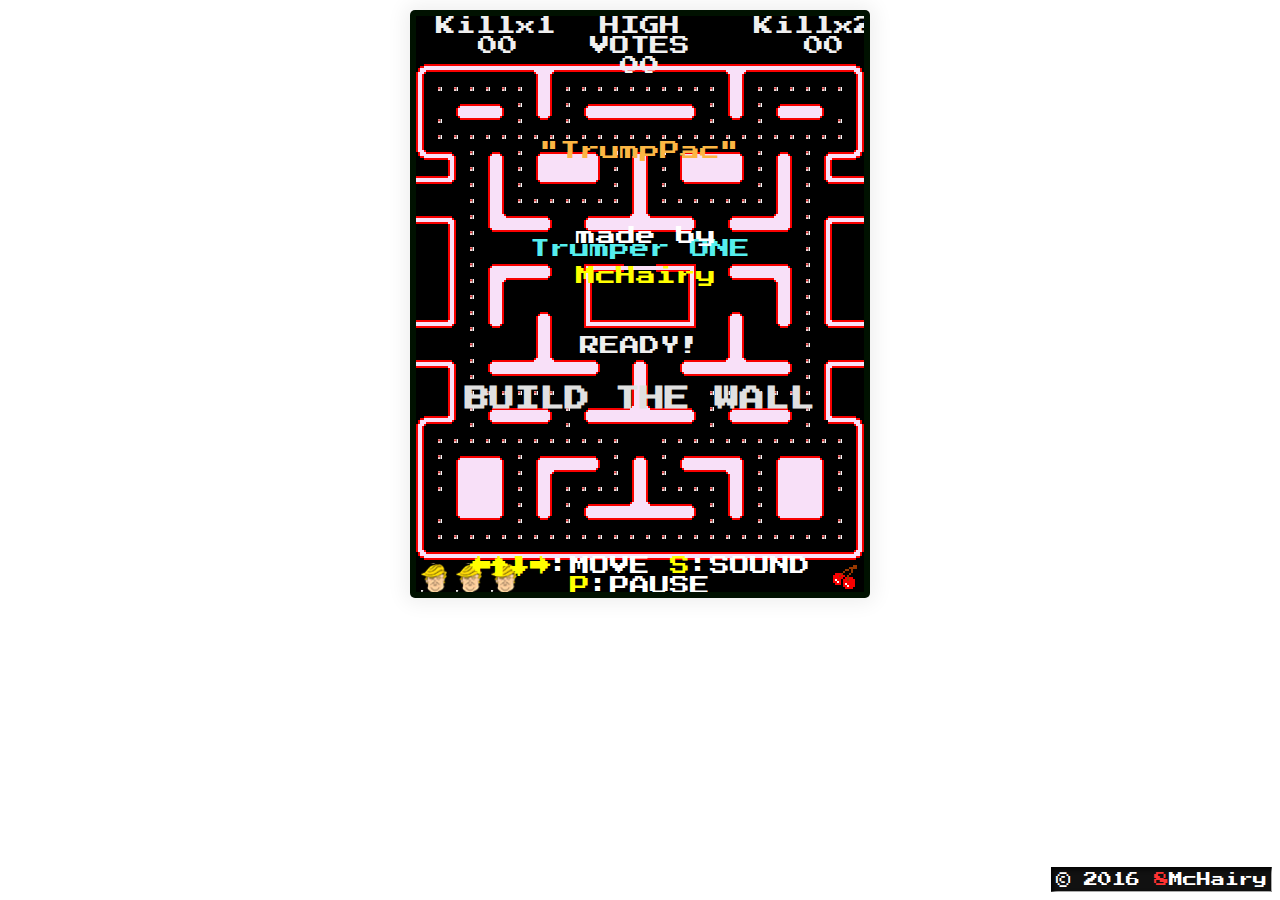
<file: pacman/index.html>
<!doctype html>
<html>
    <head>
        <meta charset="utf-8" />

        <meta name="google-site-verification" content="L-1hUM6gAQ5RA3WrZOHOSvCcFDQHpX4LBwwgMTLGBOg" />

        <title>TrumpPac</title>
        
        <link href='http://fonts.googleapis.com/css?family=Press+Start+2P' rel='stylesheet' type='text/css'>
        
        <style>
            body {
                background : ##0000ff url(img/back-out.jpg);
            }

            .js-pacman.container {
                margin: 10px auto 10px auto;
                position: relative;
                width: 448px;
                height: 576px;
                padding : 6px;
                background: #010;
                -moz-border-radius: 5px;
                border-radius: 5px;
                -moz-box-shadow: 0 0 20px 5px #efefef;
                -webkit-box-shadow: 0 0 20px 5px #EFEFEF;
                box-shadow: 0 0 20px 5px #efefef;
                border: 1px solid #;
            }
        
            .js-pacman .playground {
                position: relative;
                color: #EFEFEF;
                font-family: 'Press Start 2P', cursive;
                font-size: 20px;
                background: url(img/maze.png);
            }

            .js-pacman .playground.maze-1 {
                background-position: 0 0;
            }

            .js-pacman .playground.maze-2 {
                background-position: -448px 0;
            }

            .js-pacman .playground.maze-3 {
                background-position: -896px 0;
            }

            .js-pacman .playground.maze-4 {
                background-position: -1344px 0;
            }

            .js-pacman .playground.maze-1.blink {
                background-position: 0 -576px;
            }

            .js-pacman .playground.maze-2.blink {
                background-position: -448px -576px;
            }

            .js-pacman .playground.maze-3.blink {
                background-position: -896px -576px;
            }

            .js-pacman .playground.maze-4.blink {
                background-position: -1344px -576px;
            }
            
            .js-pacman .splash {
                background: url();
                text-align: center;
                position: absolute;
                top: 0;
                bottom: 0;
                right: 0;
                left: 0;
                z-index: 1;
            }
            
            .js-pacman .splash h1 {
            }
            
            .js-pacman .splash a {
                position: relative;
                top: 370px;
                text-transform: uppercase;
                color: #e0e0e0;
                font-size: 25px;
                cursor: pointer;
                font-weight: bold;
            }
            
            .js-pacman .splash a:hover {
                color: #FFF;
            }

            .js-pacman .splash .title {
                position: absolute;
                top: 125px;
                left: 0;
                right: 0;
                text-align: center;
                color: #FCB644;
            }

            .js-pacman .splash p.nerd {
                position: absolute;
                top: 190px;
                left: 160px;
                text-align: center;
                color: #FFF;
            }

            .js-pacman .splash p span {
                color : #FFFF00;
            }

            .js-pacman .splash .keys {
                position: absolute;
                top: 520px;
                left: 0;
                right: 0;
                text-align: center;
                color: #FFF;
            }
            
            .js-pacman .loadbar {
                position: absolute;
                top: 370px;
                left: 100px;
                right: 100px;
                background: #FF0;
                height: 20px; 
                overflow: visible;
                border: 2px solid #FFF;
            }

            .js-pacman .loadbar .inner {
                position: relative;
                background: #00FF00;
                height: 20px;
                width: 0; 
            }

            .js-pacman .score {
                position: absolute;
                top: 0;
                right: 20px;
                left: 20px;
                text-align: center;
                z-index: 2
            }
            
            .js-pacman .score .p1-score {
                position: absolute;
                width: 20%;
                top: 0;
                left: 0;
            }
            
            .js-pacman .score .high-score {
                width: 40%;
                margin-left: auto;
                margin-right: auto;
            }
            
            .js-pacman .score .p2-score {
                position: absolute;
                width: 22%;
                top: 0;
                right: 0;
            }
            
            .js-pacman .score span {
                text-align: right;
                display: block;
            }
            
            .js-pacman .score .high-score span {
                text-align: center;
            }

            .js-pacman .start-p1 {
                position: absolute;
                top: 223px;
                left: 0;
                right: 0;
                text-align: center;
                color: #5EE;
            }

            .js-pacman .game-over, 
            .js-pacman .start-ready, 
            .js-pacman .sound-status, 
            .js-pacman .paused {
                position: absolute;
                top: 320px;
                left: 0;
                right: 0;
                text-align: center;
                color: #F3re0;
            }

            .js-pacman .sound-status.on span.on,
            .js-pacman .sound-status span.off {
                display : inline;
            }

            .js-pacman .sound-status.on span.off,
            .js-pacman .sound-status span.on {
                display : none;
            }

            .js-pacman .sound-status .wrap, .js-pacman .paused .wrap {
                background: #110;
            }

            .hdn {
                position: absolute;
                left: -10000px;
            }
            
            .credits {
                font-family: 'Press Start 2P', cursive;
                position: absolute;
                bottom: 8px;
                right: 8px;
                color: #FFF;
                background: #00BFF;
                padding: 5px;
                font-size: 14px;
                -moz-box-shadow: 2px 2px 5px #000 inset,-1px -1px 0px #CCC inset;
                -webkit-box-shadow: 2px 2px 5px #000 inset,-1px -1px 0px #CCC inset;
                box-shadow: 2px 2px 5px #000 inset,-1px -1px 0px #CCC inset;
                background: #111;
            }

            .credits span {
                color: #FF3333;
                font-size: 15px;
            }

            .credits a {
                color: #FFFF00;
            }
        </style>
        
        <script data-main="js/main-build.js" src="js/lib/require.js"></script>
    </head>
    <body>
        <h1 class="hdn">TrumpPac</h1>
        <h2 class="hdn">Help Donald Trump Collct Votes</h2>
        <div class="js-pacman container">
            <div class="playground">
                <div class="score">
                    <div class="p1-score">Killx1<br /><span></span></div>
                    <div class="high-score">HIGH VOTES<br /><span></span></div>
                    <div class="p2-score">Killx2<br /><span>00</span></div>
                </div>
                <div class="start-p1" style="display: none">Trumper ONE</div>
                <div class="start-ready" style="display: none">READY!</div>
                <div class="game-over" style="display: none">YOU'RE FIRED</div>
                <div class="sound-status on" style="display: none"><span class="wrap">SOUND: <span class="on">ON</span><span class="off">OFF</span></span></div>
                <div class="paused" style="display: none"><span class="wrap">KEEP GOING DON'T STOP</span></div>
                <div class="splash">
                    <span class="title">"TrumpPac"</span>
                    <p class="nerd">made by<br><br><span>McHairy</span></p>
                    <a class="start" style="display: none">BUILD THE WALL</a>
                    <div class="loadbar"><div class="inner"></div></div>
                    <p class="keys"><span>&larr;&uarr;&darr;&rarr;</span>:MOVE <span>S</span>:SOUND <span>P</span>:PAUSE</p>
                </div>
            </div>
        </div>
        <div class="credits">&#169; 2016 <span>8</span>McHairy</div>
        <script>
          (function(i,s,o,g,r,a,m){i['GoogleAnalyticsObject']=r;i[r]=i[r]||function(){
          (i[r].q=i[r].q||[]).push(arguments)},i[r].l=1*new Date();a=s.createElement(o),
          m=s.getElementsByTagName(o)[0];a.async=1;a.src=g;m.parentNode.insertBefore(a,m)
          })(window,document,'script','//www.google-analytics.com/analytics.js','ga');

          ga('create', 'UA-51488425-1', 'bitbucket.org');
          ga('send', 'pageview');
        </script>

    </body>
</html>
</file>
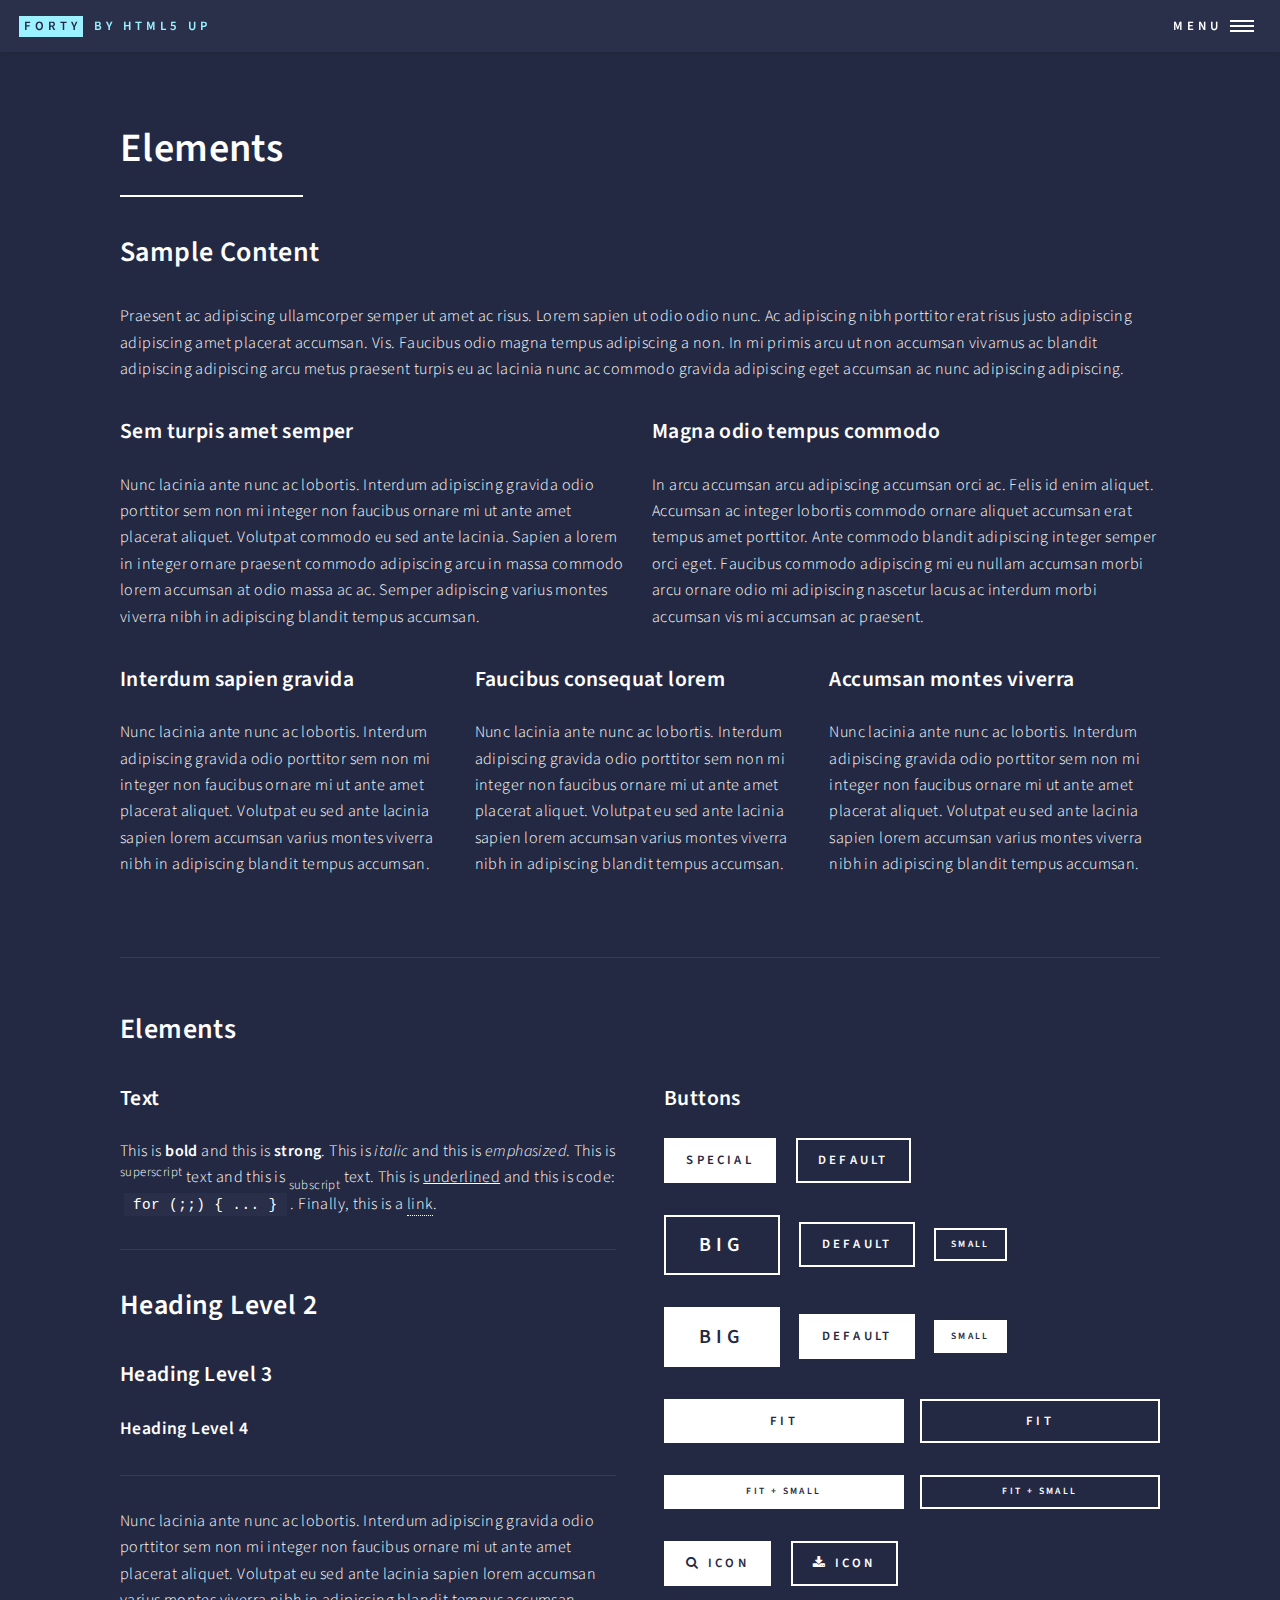
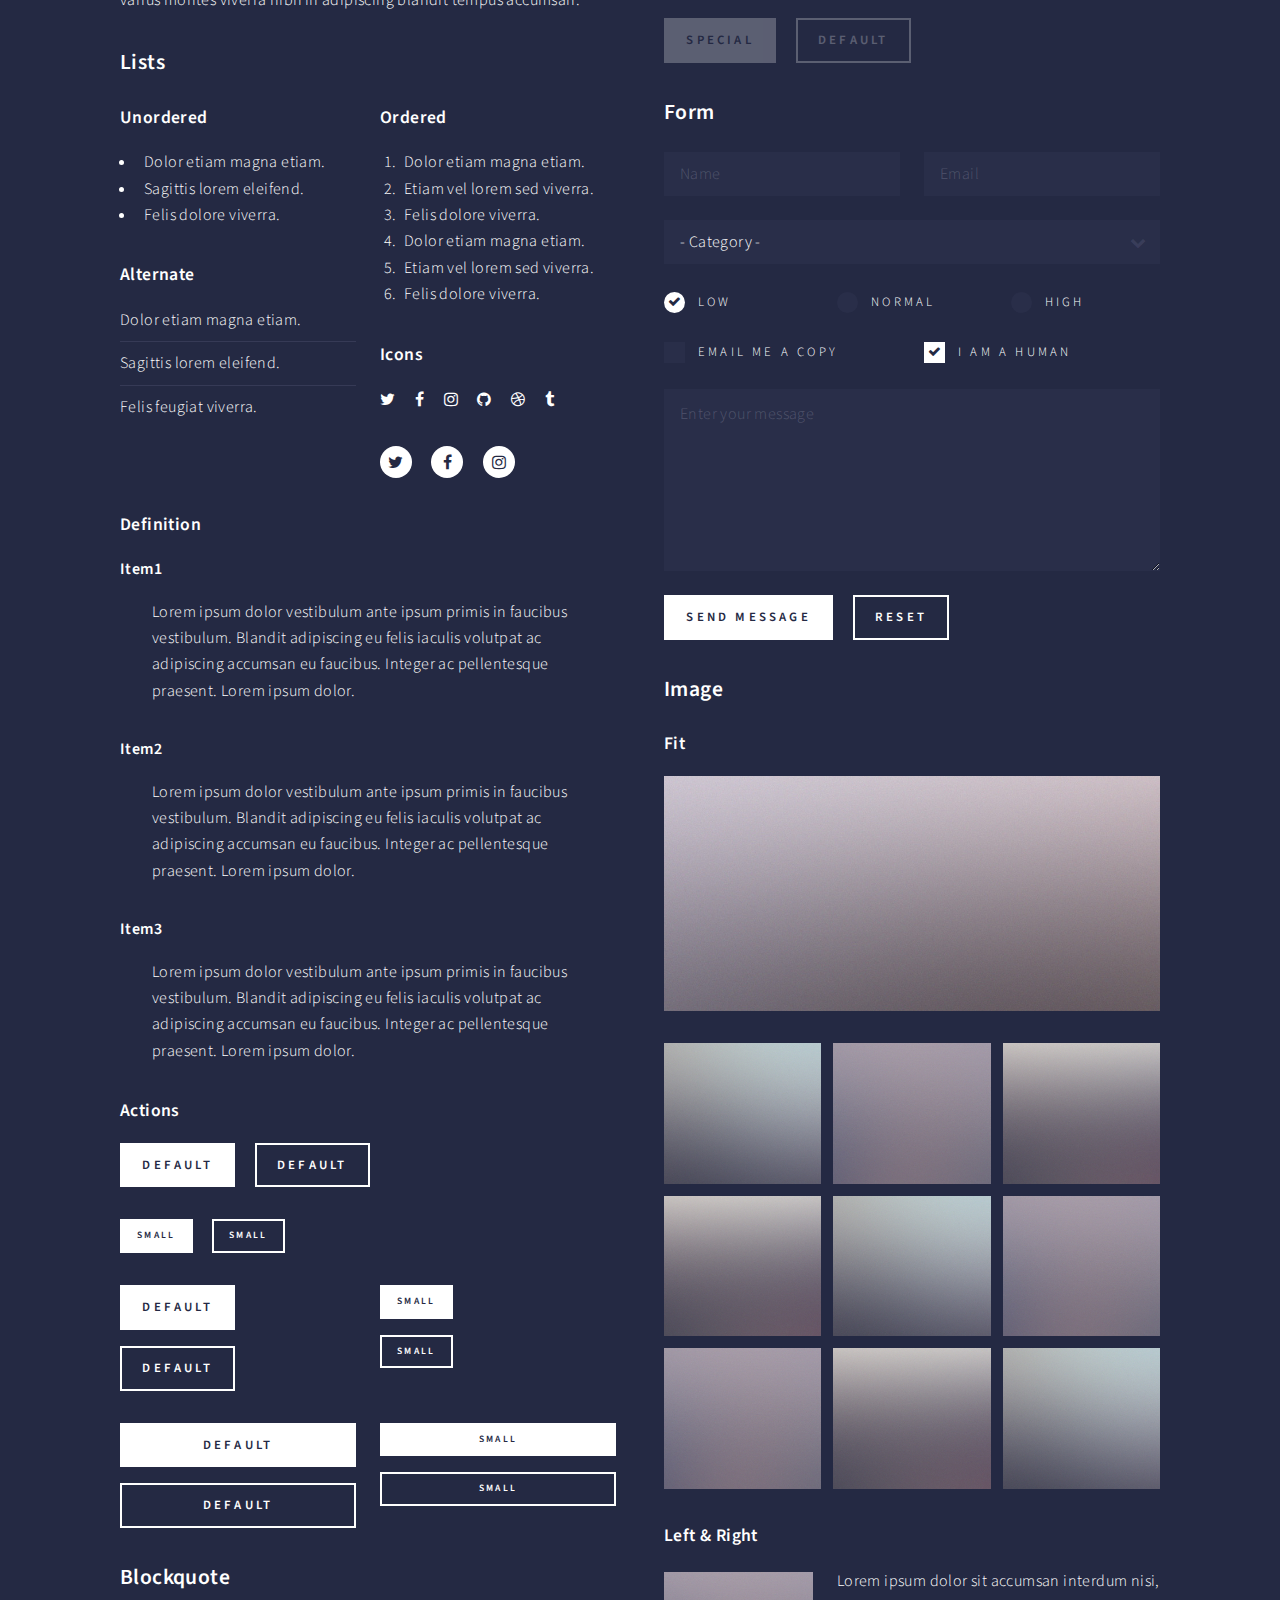
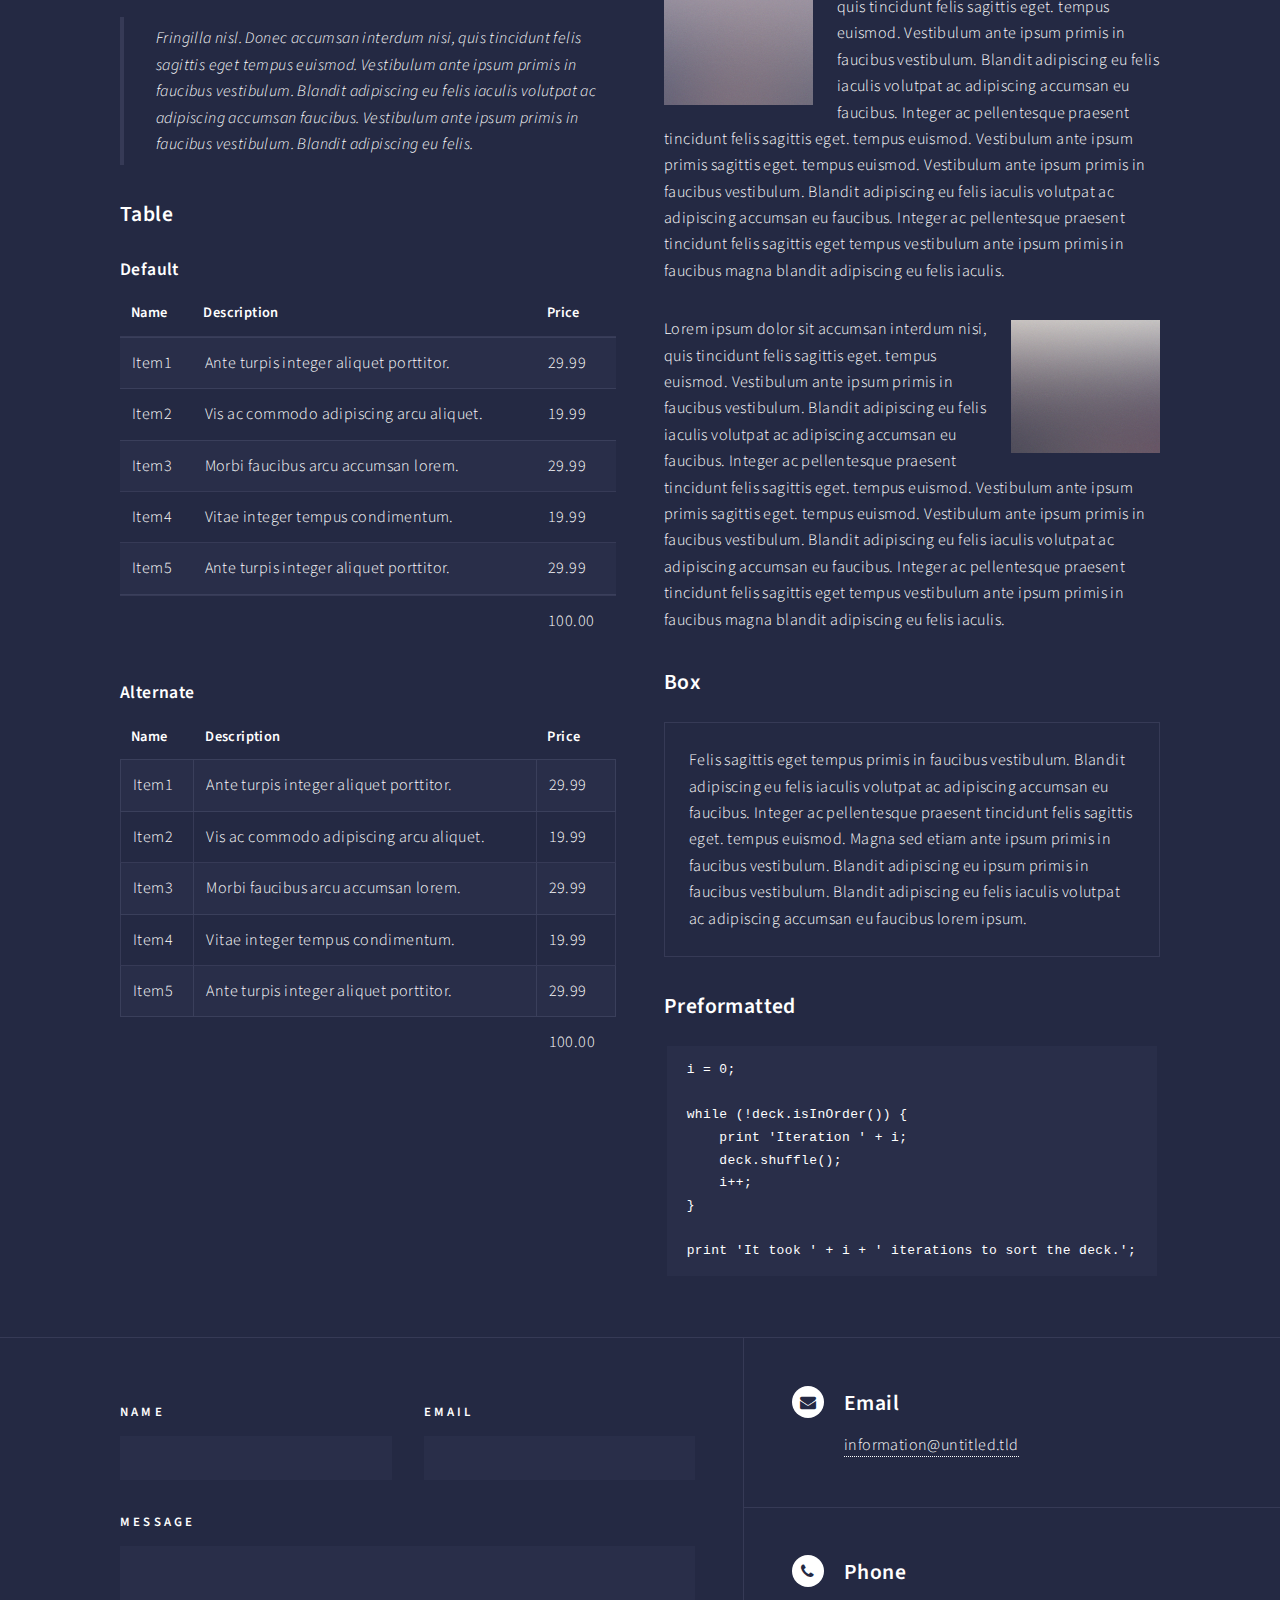
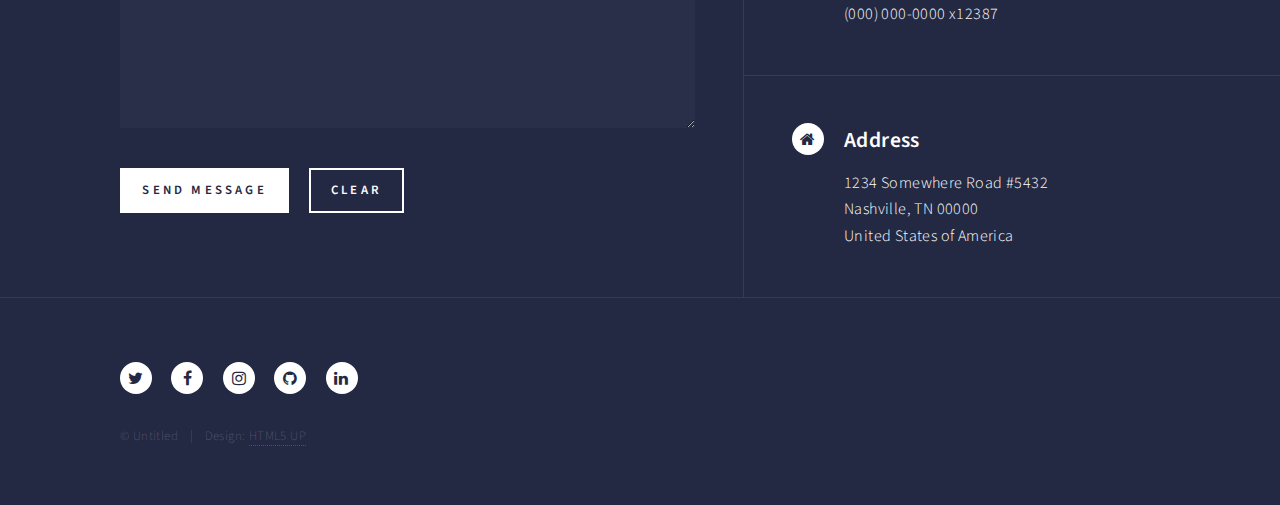
<file: elements.html>
<!DOCTYPE HTML>
<!--
	Forty by HTML5 UP
	html5up.net | @ajlkn
	Free for personal and commercial use under the CCA 3.0 license (html5up.net/license)
-->
<html>
	<head>
		<title>Elements - Forty by HTML5 UP</title>
		<meta charset="utf-8" />
		<meta name="viewport" content="width=device-width, initial-scale=1, user-scalable=no" />
		<!--[if lte IE 8]><script src="assets/js/ie/html5shiv.js"></script><![endif]-->
		<link rel="stylesheet" href="assets/css/main.css" />
		<!--[if lte IE 9]><link rel="stylesheet" href="assets/css/ie9.css" /><![endif]-->
		<!--[if lte IE 8]><link rel="stylesheet" href="assets/css/ie8.css" /><![endif]-->
	</head>
	<body>

		<!-- Wrapper -->
			<div id="wrapper">

				<!-- Header -->
					<header id="header">
						<a href="index.html" class="logo"><strong>Forty</strong> <span>by HTML5 UP</span></a>
						<nav>
							<a href="#menu">Menu</a>
						</nav>
					</header>

				<!-- Menu -->
					<nav id="menu">
						<ul class="links">
							<li><a href="index.html">Home</a></li>
							<li><a href="landing.html">Landing</a></li>
							<li><a href="generic.html">Generic</a></li>
							<li><a href="elements.html">Elements</a></li>
						</ul>
						<ul class="actions vertical">
							<li><a href="#" class="button special fit">Get Started</a></li>
							<li><a href="#" class="button fit">Log In</a></li>
						</ul>
					</nav>

				<!-- Main -->
					<div id="main" class="alt">

						<!-- One -->
							<section id="one">
								<div class="inner">
									<header class="major">
										<h1>Elements</h1>
									</header>

									<!-- Content -->
										<h2 id="content">Sample Content</h2>
										<p>Praesent ac adipiscing ullamcorper semper ut amet ac risus. Lorem sapien ut odio odio nunc. Ac adipiscing nibh porttitor erat risus justo adipiscing adipiscing amet placerat accumsan. Vis. Faucibus odio magna tempus adipiscing a non. In mi primis arcu ut non accumsan vivamus ac blandit adipiscing adipiscing arcu metus praesent turpis eu ac lacinia nunc ac commodo gravida adipiscing eget accumsan ac nunc adipiscing adipiscing.</p>
										<div class="row">
											<div class="6u 12u$(small)">
												<h3>Sem turpis amet semper</h3>
												<p>Nunc lacinia ante nunc ac lobortis. Interdum adipiscing gravida odio porttitor sem non mi integer non faucibus ornare mi ut ante amet placerat aliquet. Volutpat commodo eu sed ante lacinia. Sapien a lorem in integer ornare praesent commodo adipiscing arcu in massa commodo lorem accumsan at odio massa ac ac. Semper adipiscing varius montes viverra nibh in adipiscing blandit tempus accumsan.</p>
											</div>
											<div class="6u$ 12u$(small)">
												<h3>Magna odio tempus commodo</h3>
												<p>In arcu accumsan arcu adipiscing accumsan orci ac. Felis id enim aliquet. Accumsan ac integer lobortis commodo ornare aliquet accumsan erat tempus amet porttitor. Ante commodo blandit adipiscing integer semper orci eget. Faucibus commodo adipiscing mi eu nullam accumsan morbi arcu ornare odio mi adipiscing nascetur lacus ac interdum morbi accumsan vis mi accumsan ac praesent.</p>
											</div>
											<!-- Break -->
											<div class="4u 12u$(medium)">
												<h3>Interdum sapien gravida</h3>
												<p>Nunc lacinia ante nunc ac lobortis. Interdum adipiscing gravida odio porttitor sem non mi integer non faucibus ornare mi ut ante amet placerat aliquet. Volutpat eu sed ante lacinia sapien lorem accumsan varius montes viverra nibh in adipiscing blandit tempus accumsan.</p>
											</div>
											<div class="4u 12u$(medium)">
												<h3>Faucibus consequat lorem</h3>
												<p>Nunc lacinia ante nunc ac lobortis. Interdum adipiscing gravida odio porttitor sem non mi integer non faucibus ornare mi ut ante amet placerat aliquet. Volutpat eu sed ante lacinia sapien lorem accumsan varius montes viverra nibh in adipiscing blandit tempus accumsan.</p>
											</div>
											<div class="4u$ 12u$(medium)">
												<h3>Accumsan montes viverra</h3>
												<p>Nunc lacinia ante nunc ac lobortis. Interdum adipiscing gravida odio porttitor sem non mi integer non faucibus ornare mi ut ante amet placerat aliquet. Volutpat eu sed ante lacinia sapien lorem accumsan varius montes viverra nibh in adipiscing blandit tempus accumsan.</p>
											</div>
										</div>

									<hr class="major" />

									<!-- Elements -->
										<h2 id="elements">Elements</h2>
										<div class="row 200%">
											<div class="6u 12u$(medium)">

												<!-- Text stuff -->
													<h3>Text</h3>
													<p>This is <b>bold</b> and this is <strong>strong</strong>. This is <i>italic</i> and this is <em>emphasized</em>.
													This is <sup>superscript</sup> text and this is <sub>subscript</sub> text.
													This is <u>underlined</u> and this is code: <code>for (;;) { ... }</code>.
													Finally, this is a <a href="#">link</a>.</p>
													<hr />
													<h2>Heading Level 2</h2>
													<h3>Heading Level 3</h3>
													<h4>Heading Level 4</h4>
													<hr />
													<p>Nunc lacinia ante nunc ac lobortis. Interdum adipiscing gravida odio porttitor sem non mi integer non faucibus ornare mi ut ante amet placerat aliquet. Volutpat eu sed ante lacinia sapien lorem accumsan varius montes viverra nibh in adipiscing blandit tempus accumsan.</p>

												<!-- Lists -->
													<h3>Lists</h3>
													<div class="row">
														<div class="6u 12u$(small)">

															<h4>Unordered</h4>
															<ul>
																<li>Dolor etiam magna etiam.</li>
																<li>Sagittis lorem eleifend.</li>
																<li>Felis dolore viverra.</li>
															</ul>

															<h4>Alternate</h4>
															<ul class="alt">
																<li>Dolor etiam magna etiam.</li>
																<li>Sagittis lorem eleifend.</li>
																<li>Felis feugiat viverra.</li>
															</ul>

														</div>
														<div class="6u$ 12u$(small)">

															<h4>Ordered</h4>
															<ol>
																<li>Dolor etiam magna etiam.</li>
																<li>Etiam vel lorem sed viverra.</li>
																<li>Felis dolore viverra.</li>
																<li>Dolor etiam magna etiam.</li>
																<li>Etiam vel lorem sed viverra.</li>
																<li>Felis dolore viverra.</li>
															</ol>

															<h4>Icons</h4>
															<ul class="icons">
																<li><a href="#" class="icon fa-twitter"><span class="label">Twitter</span></a></li>
																<li><a href="#" class="icon fa-facebook"><span class="label">Facebook</span></a></li>
																<li><a href="#" class="icon fa-instagram"><span class="label">Instagram</span></a></li>
																<li><a href="#" class="icon fa-github"><span class="label">Github</span></a></li>
																<li><a href="#" class="icon fa-dribbble"><span class="label">Dribbble</span></a></li>
																<li><a href="#" class="icon fa-tumblr"><span class="label">Tumblr</span></a></li>
															</ul>
															<ul class="icons">
																<li><a href="#" class="icon alt fa-twitter"><span class="label">Twitter</span></a></li>
																<li><a href="#" class="icon alt fa-facebook"><span class="label">Facebook</span></a></li>
																<li><a href="#" class="icon alt fa-instagram"><span class="label">Instagram</span></a></li>
															</ul>

														</div>
													</div>
													<h4>Definition</h4>
													<dl>
														<dt>Item1</dt>
														<dd>
															<p>Lorem ipsum dolor vestibulum ante ipsum primis in faucibus vestibulum. Blandit adipiscing eu felis iaculis volutpat ac adipiscing accumsan eu faucibus. Integer ac pellentesque praesent. Lorem ipsum dolor.</p>
														</dd>
														<dt>Item2</dt>
														<dd>
															<p>Lorem ipsum dolor vestibulum ante ipsum primis in faucibus vestibulum. Blandit adipiscing eu felis iaculis volutpat ac adipiscing accumsan eu faucibus. Integer ac pellentesque praesent. Lorem ipsum dolor.</p>
														</dd>
														<dt>Item3</dt>
														<dd>
															<p>Lorem ipsum dolor vestibulum ante ipsum primis in faucibus vestibulum. Blandit adipiscing eu felis iaculis volutpat ac adipiscing accumsan eu faucibus. Integer ac pellentesque praesent. Lorem ipsum dolor.</p>
														</dd>
													</dl>

													<h4>Actions</h4>
													<ul class="actions">
														<li><a href="#" class="button special">Default</a></li>
														<li><a href="#" class="button">Default</a></li>
													</ul>
													<ul class="actions small">
														<li><a href="#" class="button special small">Small</a></li>
														<li><a href="#" class="button small">Small</a></li>
													</ul>
													<div class="row">
														<div class="6u 12u$(small)">
															<ul class="actions vertical">
																<li><a href="#" class="button special">Default</a></li>
																<li><a href="#" class="button">Default</a></li>
															</ul>
														</div>
														<div class="6u$ 12u$(small)">
															<ul class="actions vertical small">
																<li><a href="#" class="button special small">Small</a></li>
																<li><a href="#" class="button small">Small</a></li>
															</ul>
														</div>
														<div class="6u 12u$(small)">
															<ul class="actions vertical">
																<li><a href="#" class="button special fit">Default</a></li>
																<li><a href="#" class="button fit">Default</a></li>
															</ul>
														</div>
														<div class="6u$ 12u$(small)">
															<ul class="actions vertical small">
																<li><a href="#" class="button special small fit">Small</a></li>
																<li><a href="#" class="button small fit">Small</a></li>
															</ul>
														</div>
													</div>

												<!-- Blockquote -->
													<h3>Blockquote</h3>
													<blockquote>Fringilla nisl. Donec accumsan interdum nisi, quis tincidunt felis sagittis eget tempus euismod. Vestibulum ante ipsum primis in faucibus vestibulum. Blandit adipiscing eu felis iaculis volutpat ac adipiscing accumsan faucibus. Vestibulum ante ipsum primis in faucibus vestibulum. Blandit adipiscing eu felis.</blockquote>

												<!-- Table -->
													<h3>Table</h3>

													<h4>Default</h4>
													<div class="table-wrapper">
														<table>
															<thead>
																<tr>
																	<th>Name</th>
																	<th>Description</th>
																	<th>Price</th>
																</tr>
															</thead>
															<tbody>
																<tr>
																	<td>Item1</td>
																	<td>Ante turpis integer aliquet porttitor.</td>
																	<td>29.99</td>
																</tr>
																<tr>
																	<td>Item2</td>
																	<td>Vis ac commodo adipiscing arcu aliquet.</td>
																	<td>19.99</td>
																</tr>
																<tr>
																	<td>Item3</td>
																	<td> Morbi faucibus arcu accumsan lorem.</td>
																	<td>29.99</td>
																</tr>
																<tr>
																	<td>Item4</td>
																	<td>Vitae integer tempus condimentum.</td>
																	<td>19.99</td>
																</tr>
																<tr>
																	<td>Item5</td>
																	<td>Ante turpis integer aliquet porttitor.</td>
																	<td>29.99</td>
																</tr>
															</tbody>
															<tfoot>
																<tr>
																	<td colspan="2"></td>
																	<td>100.00</td>
																</tr>
															</tfoot>
														</table>
													</div>

													<h4>Alternate</h4>
													<div class="table-wrapper">
														<table class="alt">
															<thead>
																<tr>
																	<th>Name</th>
																	<th>Description</th>
																	<th>Price</th>
																</tr>
															</thead>
															<tbody>
																<tr>
																	<td>Item1</td>
																	<td>Ante turpis integer aliquet porttitor.</td>
																	<td>29.99</td>
																</tr>
																<tr>
																	<td>Item2</td>
																	<td>Vis ac commodo adipiscing arcu aliquet.</td>
																	<td>19.99</td>
																</tr>
																<tr>
																	<td>Item3</td>
																	<td> Morbi faucibus arcu accumsan lorem.</td>
																	<td>29.99</td>
																</tr>
																<tr>
																	<td>Item4</td>
																	<td>Vitae integer tempus condimentum.</td>
																	<td>19.99</td>
																</tr>
																<tr>
																	<td>Item5</td>
																	<td>Ante turpis integer aliquet porttitor.</td>
																	<td>29.99</td>
																</tr>
															</tbody>
															<tfoot>
																<tr>
																	<td colspan="2"></td>
																	<td>100.00</td>
																</tr>
															</tfoot>
														</table>
													</div>

											</div>
											<div class="6u$ 12u$(medium)">

												<!-- Buttons -->
													<h3>Buttons</h3>
													<ul class="actions">
														<li><a href="#" class="button special">Special</a></li>
														<li><a href="#" class="button">Default</a></li>
													</ul>
													<ul class="actions">
														<li><a href="#" class="button big">Big</a></li>
														<li><a href="#" class="button">Default</a></li>
														<li><a href="#" class="button small">Small</a></li>
													</ul>
													<ul class="actions">
														<li><a href="#" class="button special big">Big</a></li>
														<li><a href="#" class="button special">Default</a></li>
														<li><a href="#" class="button special small">Small</a></li>
													</ul>
													<ul class="actions fit">
														<li><a href="#" class="button special fit">Fit</a></li>
														<li><a href="#" class="button fit">Fit</a></li>
													</ul>
													<ul class="actions fit small">
														<li><a href="#" class="button special fit small">Fit + Small</a></li>
														<li><a href="#" class="button fit small">Fit + Small</a></li>
													</ul>
													<ul class="actions">
														<li><a href="#" class="button special icon fa-search">Icon</a></li>
														<li><a href="#" class="button icon fa-download">Icon</a></li>
													</ul>
													<ul class="actions">
														<li><span class="button special disabled">Special</span></li>
														<li><span class="button disabled">Default</span></li>
													</ul>

												<!-- Form -->
													<h3>Form</h3>

													<form method="post" action="#">
														<div class="row uniform">
															<div class="6u 12u$(xsmall)">
																<input type="text" name="demo-name" id="demo-name" value="" placeholder="Name" />
															</div>
															<div class="6u$ 12u$(xsmall)">
																<input type="email" name="demo-email" id="demo-email" value="" placeholder="Email" />
															</div>
															<!-- Break -->
															<div class="12u$">
																<div class="select-wrapper">
																	<select name="demo-category" id="demo-category">
																		<option value="">- Category -</option>
																		<option value="1">Manufacturing</option>
																		<option value="1">Shipping</option>
																		<option value="1">Administration</option>
																		<option value="1">Human Resources</option>
																	</select>
																</div>
															</div>
															<!-- Break -->
															<div class="4u 12u$(small)">
																<input type="radio" id="demo-priority-low" name="demo-priority" checked>
																<label for="demo-priority-low">Low</label>
															</div>
															<div class="4u 12u$(small)">
																<input type="radio" id="demo-priority-normal" name="demo-priority">
																<label for="demo-priority-normal">Normal</label>
															</div>
															<div class="4u$ 12u$(small)">
																<input type="radio" id="demo-priority-high" name="demo-priority">
																<label for="demo-priority-high">High</label>
															</div>
															<!-- Break -->
															<div class="6u 12u$(small)">
																<input type="checkbox" id="demo-copy" name="demo-copy">
																<label for="demo-copy">Email me a copy</label>
															</div>
															<div class="6u$ 12u$(small)">
																<input type="checkbox" id="demo-human" name="demo-human" checked>
																<label for="demo-human">I am a human</label>
															</div>
															<!-- Break -->
															<div class="12u$">
																<textarea name="demo-message" id="demo-message" placeholder="Enter your message" rows="6"></textarea>
															</div>
															<!-- Break -->
															<div class="12u$">
																<ul class="actions">
																	<li><input type="submit" value="Send Message" class="special" /></li>
																	<li><input type="reset" value="Reset" /></li>
																</ul>
															</div>
														</div>
													</form>

												<!-- Image -->
													<h3>Image</h3>

													<h4>Fit</h4>
													<span class="image fit"><img src="images/pic03.jpg" alt="" /></span>
													<div class="box alt">
														<div class="row 50% uniform">
															<div class="4u"><span class="image fit"><img src="images/pic08.jpg" alt="" /></span></div>
															<div class="4u"><span class="image fit"><img src="images/pic09.jpg" alt="" /></span></div>
															<div class="4u$"><span class="image fit"><img src="images/pic10.jpg" alt="" /></span></div>
															<!-- Break -->
															<div class="4u"><span class="image fit"><img src="images/pic10.jpg" alt="" /></span></div>
															<div class="4u"><span class="image fit"><img src="images/pic08.jpg" alt="" /></span></div>
															<div class="4u$"><span class="image fit"><img src="images/pic09.jpg" alt="" /></span></div>
															<!-- Break -->
															<div class="4u"><span class="image fit"><img src="images/pic09.jpg" alt="" /></span></div>
															<div class="4u"><span class="image fit"><img src="images/pic10.jpg" alt="" /></span></div>
															<div class="4u$"><span class="image fit"><img src="images/pic08.jpg" alt="" /></span></div>
														</div>
													</div>

													<h4>Left &amp; Right</h4>
													<p><span class="image left"><img src="images/pic09.jpg" alt="" /></span>Lorem ipsum dolor sit accumsan interdum nisi, quis tincidunt felis sagittis eget. tempus euismod. Vestibulum ante ipsum primis in faucibus vestibulum. Blandit adipiscing eu felis iaculis volutpat ac adipiscing accumsan eu faucibus. Integer ac pellentesque praesent tincidunt felis sagittis eget. tempus euismod. Vestibulum ante ipsum primis sagittis eget. tempus euismod. Vestibulum ante ipsum primis in faucibus vestibulum. Blandit adipiscing eu felis iaculis volutpat ac adipiscing accumsan eu faucibus. Integer ac pellentesque praesent tincidunt felis sagittis eget tempus vestibulum ante ipsum primis in faucibus magna blandit adipiscing eu felis iaculis.</p>
													<p><span class="image right"><img src="images/pic10.jpg" alt="" /></span>Lorem ipsum dolor sit accumsan interdum nisi, quis tincidunt felis sagittis eget. tempus euismod. Vestibulum ante ipsum primis in faucibus vestibulum. Blandit adipiscing eu felis iaculis volutpat ac adipiscing accumsan eu faucibus. Integer ac pellentesque praesent tincidunt felis sagittis eget. tempus euismod. Vestibulum ante ipsum primis sagittis eget. tempus euismod. Vestibulum ante ipsum primis in faucibus vestibulum. Blandit adipiscing eu felis iaculis volutpat ac adipiscing accumsan eu faucibus. Integer ac pellentesque praesent tincidunt felis sagittis eget tempus vestibulum ante ipsum primis in faucibus magna blandit adipiscing eu felis iaculis.</p>

												<!-- Box -->
													<h3>Box</h3>
													<div class="box">
														<p>Felis sagittis eget tempus primis in faucibus vestibulum. Blandit adipiscing eu felis iaculis volutpat ac adipiscing accumsan eu faucibus. Integer ac pellentesque praesent tincidunt felis sagittis eget. tempus euismod. Magna sed etiam ante ipsum primis in faucibus vestibulum. Blandit adipiscing eu ipsum primis in faucibus vestibulum. Blandit adipiscing eu felis iaculis volutpat ac adipiscing accumsan eu faucibus lorem ipsum.</p>
													</div>

												<!-- Preformatted Code -->
													<h3>Preformatted</h3>
													<pre><code>i = 0;

while (!deck.isInOrder()) {
    print 'Iteration ' + i;
    deck.shuffle();
    i++;
}

print 'It took ' + i + ' iterations to sort the deck.';
</code></pre>

											</div>
										</div>

								</div>
							</section>

					</div>

				<!-- Contact -->
					<section id="contact">
						<div class="inner">
							<section>
								<form method="post" action="#">
									<div class="field half first">
										<label for="name">Name</label>
										<input type="text" name="name" id="name" />
									</div>
									<div class="field half">
										<label for="email">Email</label>
										<input type="text" name="email" id="email" />
									</div>
									<div class="field">
										<label for="message">Message</label>
										<textarea name="message" id="message" rows="6"></textarea>
									</div>
									<ul class="actions">
										<li><input type="submit" value="Send Message" class="special" /></li>
										<li><input type="reset" value="Clear" /></li>
									</ul>
								</form>
							</section>
							<section class="split">
								<section>
									<div class="contact-method">
										<span class="icon alt fa-envelope"></span>
										<h3>Email</h3>
										<a href="#">information@untitled.tld</a>
									</div>
								</section>
								<section>
									<div class="contact-method">
										<span class="icon alt fa-phone"></span>
										<h3>Phone</h3>
										<span>(000) 000-0000 x12387</span>
									</div>
								</section>
								<section>
									<div class="contact-method">
										<span class="icon alt fa-home"></span>
										<h3>Address</h3>
										<span>1234 Somewhere Road #5432<br />
										Nashville, TN 00000<br />
										United States of America</span>
									</div>
								</section>
							</section>
						</div>
					</section>

				<!-- Footer -->
					<footer id="footer">
						<div class="inner">
							<ul class="icons">
								<li><a href="#" class="icon alt fa-twitter"><span class="label">Twitter</span></a></li>
								<li><a href="#" class="icon alt fa-facebook"><span class="label">Facebook</span></a></li>
								<li><a href="#" class="icon alt fa-instagram"><span class="label">Instagram</span></a></li>
								<li><a href="#" class="icon alt fa-github"><span class="label">GitHub</span></a></li>
								<li><a href="#" class="icon alt fa-linkedin"><span class="label">LinkedIn</span></a></li>
							</ul>
							<ul class="copyright">
								<li>&copy; Untitled</li><li>Design: <a href="https://html5up.net">HTML5 UP</a></li>
							</ul>
						</div>
					</footer>

			</div>

		<!-- Scripts -->
			<script src="assets/js/jquery.min.js"></script>
			<script src="assets/js/jquery.scrolly.min.js"></script>
			<script src="assets/js/jquery.scrollex.min.js"></script>
			<script src="assets/js/skel.min.js"></script>
			<script src="assets/js/util.js"></script>
			<!--[if lte IE 8]><script src="assets/js/ie/respond.min.js"></script><![endif]-->
			<script src="assets/js/main.js"></script>

	</body>
</html>
</file>
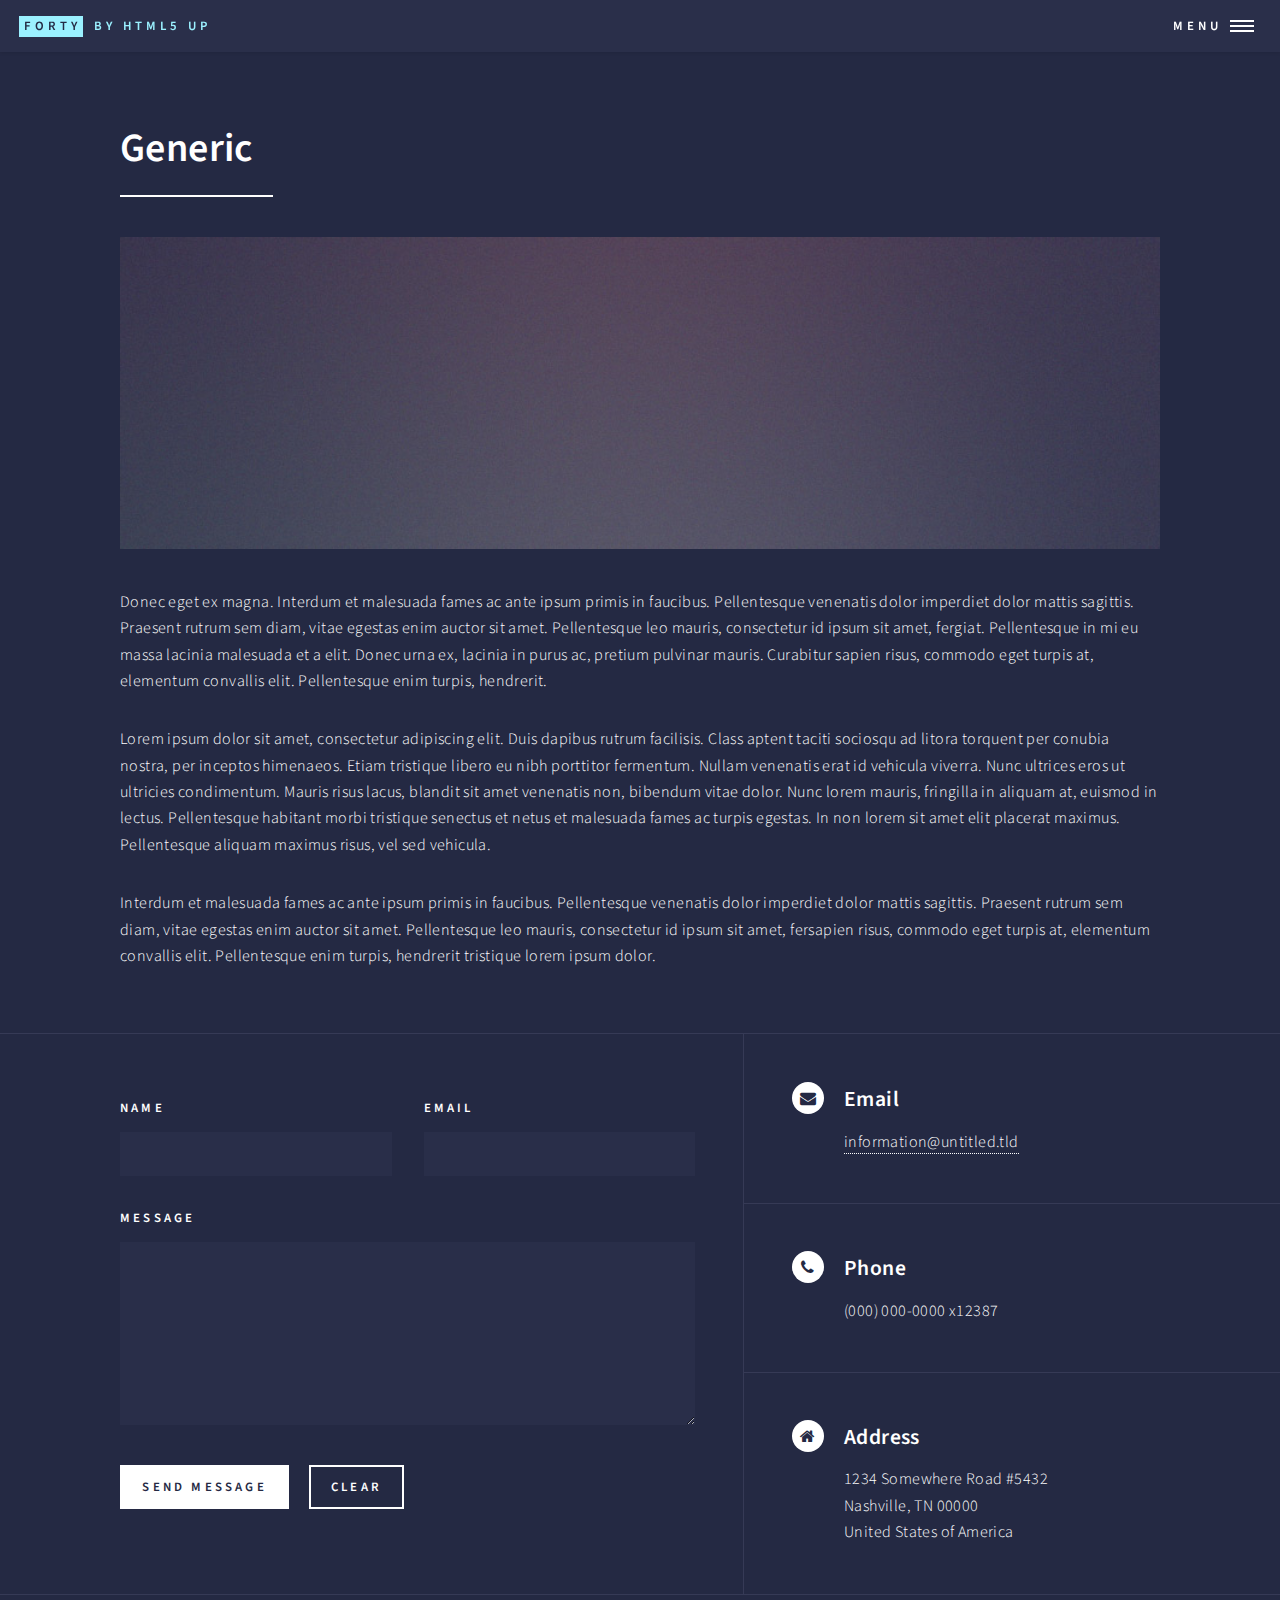
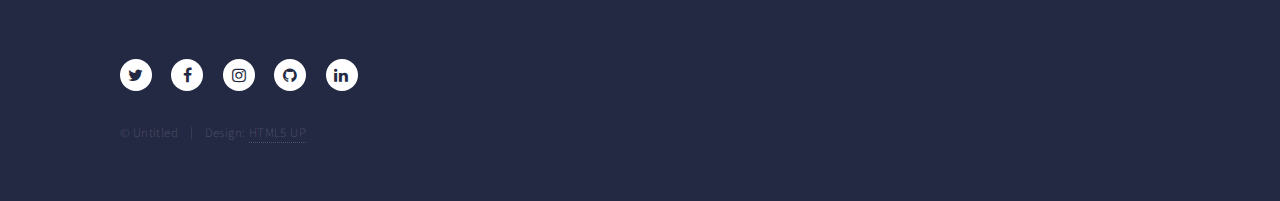
<file: generic.html>
<!DOCTYPE HTML>
<!--
	Forty by HTML5 UP
	html5up.net | @ajlkn
	Free for personal and commercial use under the CCA 3.0 license (html5up.net/license)
-->
<html>
	<head>
		<title>Generic - Forty by HTML5 UP</title>
		<meta charset="utf-8" />
		<meta name="viewport" content="width=device-width, initial-scale=1, user-scalable=no" />
		<!--[if lte IE 8]><script src="assets/js/ie/html5shiv.js"></script><![endif]-->
		<link rel="stylesheet" href="assets/css/main.css" />
		<!--[if lte IE 9]><link rel="stylesheet" href="assets/css/ie9.css" /><![endif]-->
		<!--[if lte IE 8]><link rel="stylesheet" href="assets/css/ie8.css" /><![endif]-->
	</head>
	<body>

		<!-- Wrapper -->
			<div id="wrapper">

				<!-- Header -->
					<header id="header">
						<a href="index.html" class="logo"><strong>Forty</strong> <span>by HTML5 UP</span></a>
						<nav>
							<a href="#menu">Menu</a>
						</nav>
					</header>

				<!-- Menu -->
					<nav id="menu">
						<ul class="links">
							<li><a href="index.html">Home</a></li>
							<li><a href="landing.html">Landing</a></li>
							<li><a href="generic.html">Generic</a></li>
							<li><a href="elements.html">Elements</a></li>
						</ul>
						<ul class="actions vertical">
							<li><a href="#" class="button special fit">Get Started</a></li>
							<li><a href="#" class="button fit">Log In</a></li>
						</ul>
					</nav>

				<!-- Main -->
					<div id="main" class="alt">

						<!-- One -->
							<section id="one">
								<div class="inner">
									<header class="major">
										<h1>Generic</h1>
									</header>
									<span class="image main"><img src="images/pic11.jpg" alt="" /></span>
									<p>Donec eget ex magna. Interdum et malesuada fames ac ante ipsum primis in faucibus. Pellentesque venenatis dolor imperdiet dolor mattis sagittis. Praesent rutrum sem diam, vitae egestas enim auctor sit amet. Pellentesque leo mauris, consectetur id ipsum sit amet, fergiat. Pellentesque in mi eu massa lacinia malesuada et a elit. Donec urna ex, lacinia in purus ac, pretium pulvinar mauris. Curabitur sapien risus, commodo eget turpis at, elementum convallis elit. Pellentesque enim turpis, hendrerit.</p>
									<p>Lorem ipsum dolor sit amet, consectetur adipiscing elit. Duis dapibus rutrum facilisis. Class aptent taciti sociosqu ad litora torquent per conubia nostra, per inceptos himenaeos. Etiam tristique libero eu nibh porttitor fermentum. Nullam venenatis erat id vehicula viverra. Nunc ultrices eros ut ultricies condimentum. Mauris risus lacus, blandit sit amet venenatis non, bibendum vitae dolor. Nunc lorem mauris, fringilla in aliquam at, euismod in lectus. Pellentesque habitant morbi tristique senectus et netus et malesuada fames ac turpis egestas. In non lorem sit amet elit placerat maximus. Pellentesque aliquam maximus risus, vel sed vehicula.</p>
									<p>Interdum et malesuada fames ac ante ipsum primis in faucibus. Pellentesque venenatis dolor imperdiet dolor mattis sagittis. Praesent rutrum sem diam, vitae egestas enim auctor sit amet. Pellentesque leo mauris, consectetur id ipsum sit amet, fersapien risus, commodo eget turpis at, elementum convallis elit. Pellentesque enim turpis, hendrerit tristique lorem ipsum dolor.</p>
								</div>
							</section>

					</div>

				<!-- Contact -->
					<section id="contact">
						<div class="inner">
							<section>
								<form method="post" action="#">
									<div class="field half first">
										<label for="name">Name</label>
										<input type="text" name="name" id="name" />
									</div>
									<div class="field half">
										<label for="email">Email</label>
										<input type="text" name="email" id="email" />
									</div>
									<div class="field">
										<label for="message">Message</label>
										<textarea name="message" id="message" rows="6"></textarea>
									</div>
									<ul class="actions">
										<li><input type="submit" value="Send Message" class="special" /></li>
										<li><input type="reset" value="Clear" /></li>
									</ul>
								</form>
							</section>
							<section class="split">
								<section>
									<div class="contact-method">
										<span class="icon alt fa-envelope"></span>
										<h3>Email</h3>
										<a href="#">information@untitled.tld</a>
									</div>
								</section>
								<section>
									<div class="contact-method">
										<span class="icon alt fa-phone"></span>
										<h3>Phone</h3>
										<span>(000) 000-0000 x12387</span>
									</div>
								</section>
								<section>
									<div class="contact-method">
										<span class="icon alt fa-home"></span>
										<h3>Address</h3>
										<span>1234 Somewhere Road #5432<br />
										Nashville, TN 00000<br />
										United States of America</span>
									</div>
								</section>
							</section>
						</div>
					</section>

				<!-- Footer -->
					<footer id="footer">
						<div class="inner">
							<ul class="icons">
								<li><a href="#" class="icon alt fa-twitter"><span class="label">Twitter</span></a></li>
								<li><a href="#" class="icon alt fa-facebook"><span class="label">Facebook</span></a></li>
								<li><a href="#" class="icon alt fa-instagram"><span class="label">Instagram</span></a></li>
								<li><a href="#" class="icon alt fa-github"><span class="label">GitHub</span></a></li>
								<li><a href="#" class="icon alt fa-linkedin"><span class="label">LinkedIn</span></a></li>
							</ul>
							<ul class="copyright">
								<li>&copy; Untitled</li><li>Design: <a href="https://html5up.net">HTML5 UP</a></li>
							</ul>
						</div>
					</footer>

			</div>

		<!-- Scripts -->
			<script src="assets/js/jquery.min.js"></script>
			<script src="assets/js/jquery.scrolly.min.js"></script>
			<script src="assets/js/jquery.scrollex.min.js"></script>
			<script src="assets/js/skel.min.js"></script>
			<script src="assets/js/util.js"></script>
			<!--[if lte IE 8]><script src="assets/js/ie/respond.min.js"></script><![endif]-->
			<script src="assets/js/main.js"></script>

	</body>
</html>
</file>
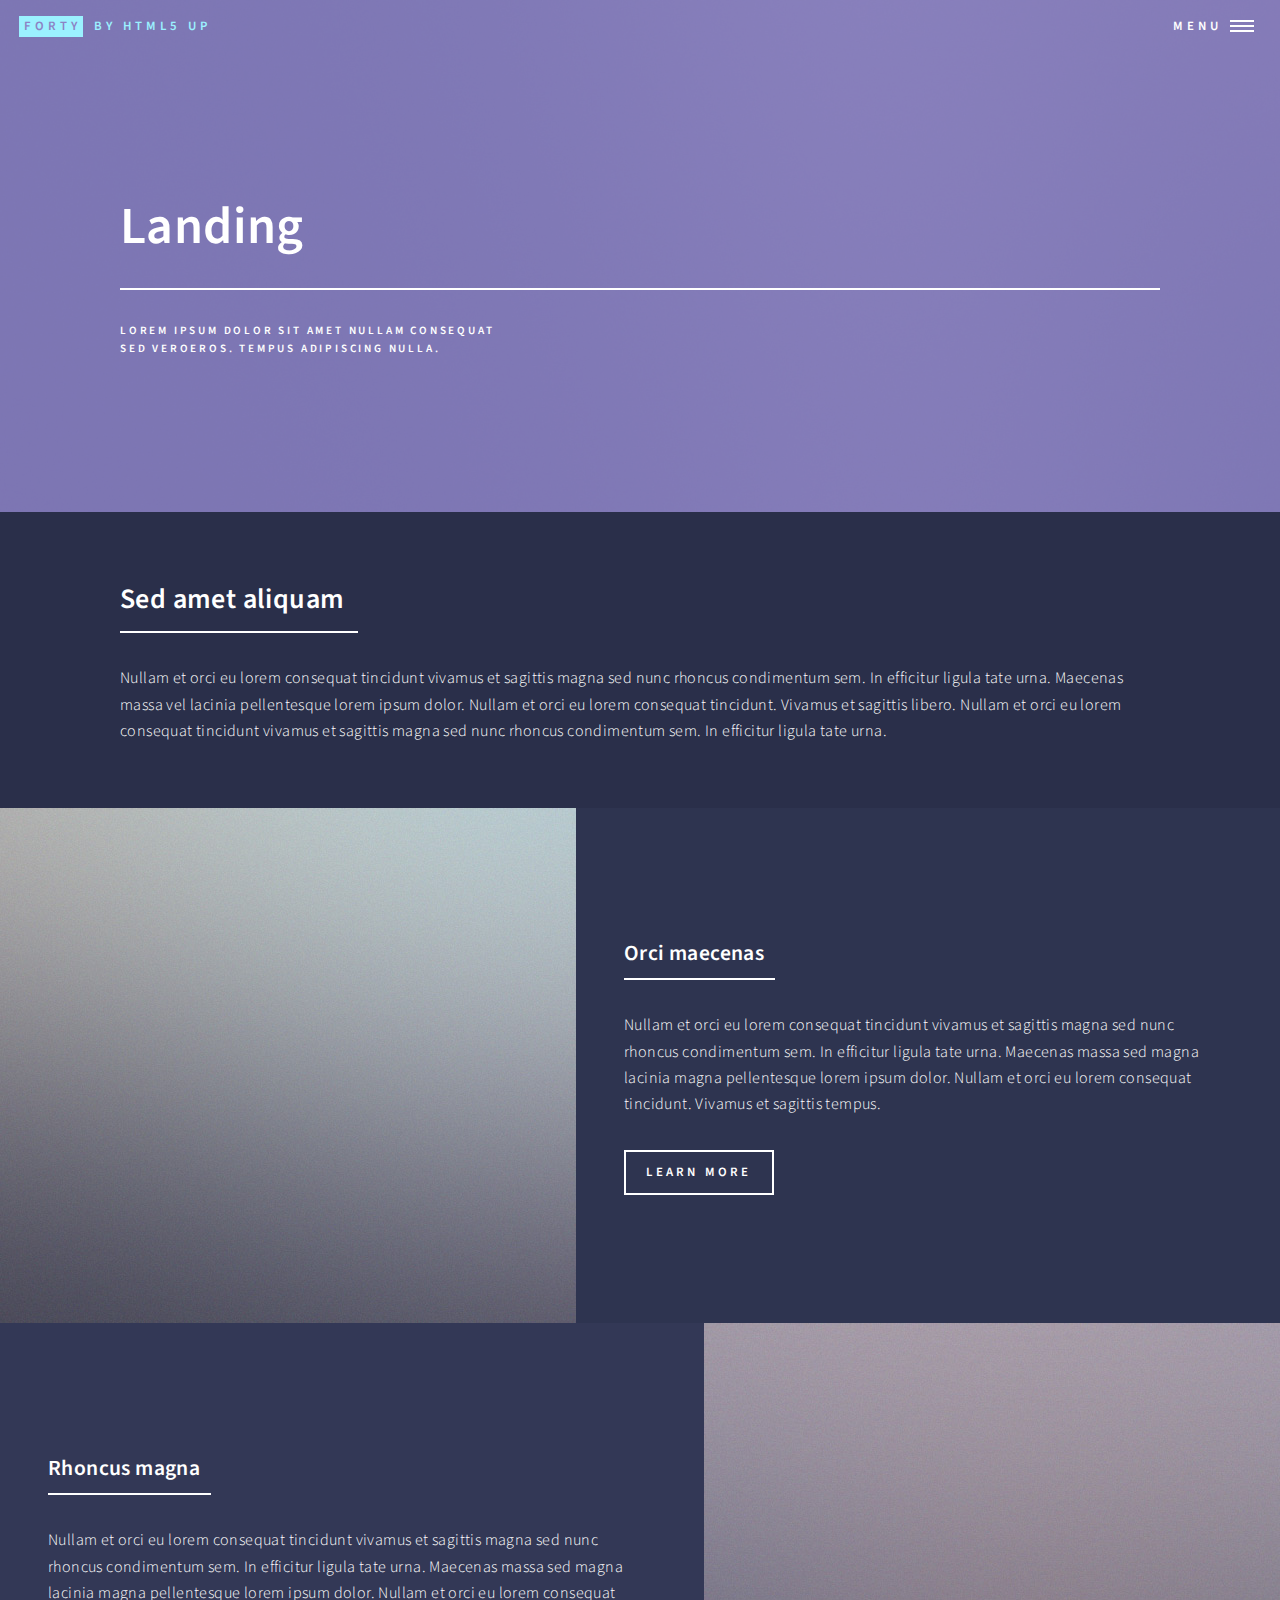
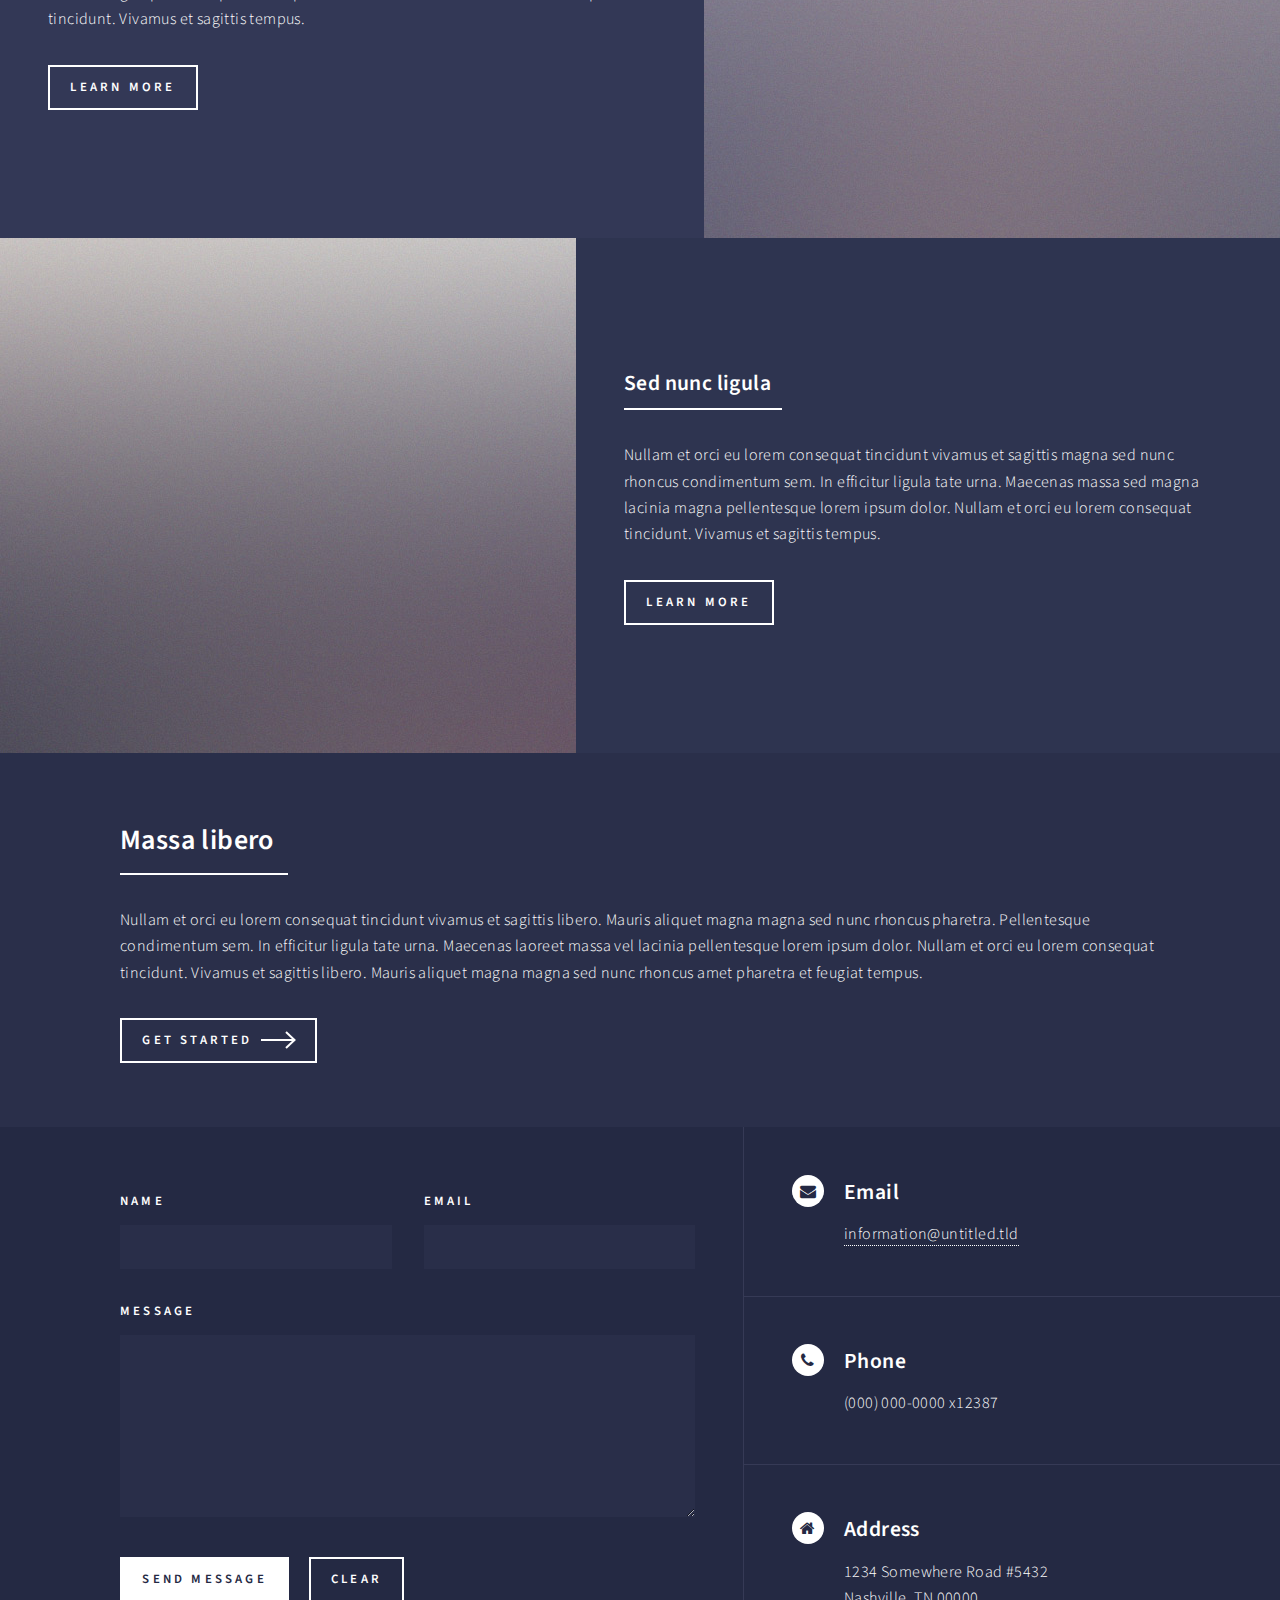
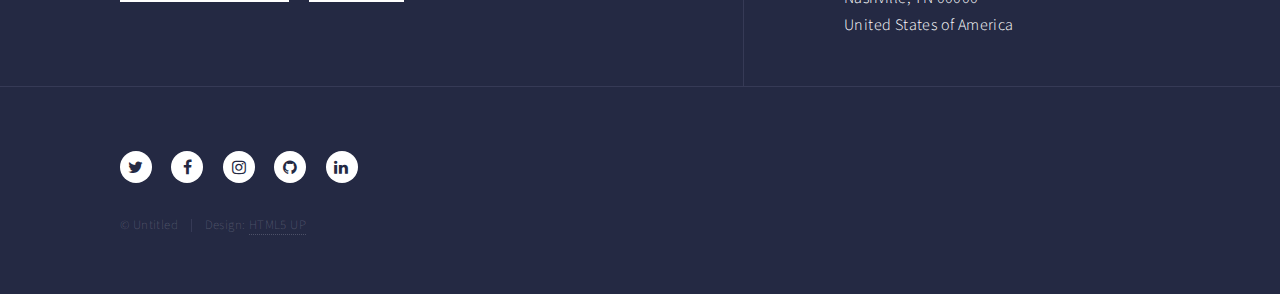
<file: landing.html>
<!DOCTYPE HTML>
<!--
	Forty by HTML5 UP
	html5up.net | @ajlkn
	Free for personal and commercial use under the CCA 3.0 license (html5up.net/license)
-->
<html>
	<head>
		<title>Landing - Forty by HTML5 UP</title>
		<meta charset="utf-8" />
		<meta name="viewport" content="width=device-width, initial-scale=1, user-scalable=no" />
		<!--[if lte IE 8]><script src="assets/js/ie/html5shiv.js"></script><![endif]-->
		<link rel="stylesheet" href="assets/css/main.css" />
		<!--[if lte IE 9]><link rel="stylesheet" href="assets/css/ie9.css" /><![endif]-->
		<!--[if lte IE 8]><link rel="stylesheet" href="assets/css/ie8.css" /><![endif]-->
	</head>
	<body>

		<!-- Wrapper -->
			<div id="wrapper">

				<!-- Header -->
				<!-- Note: The "styleN" class below should match that of the banner element. -->
					<header id="header" class="alt style2">
						<a href="index.html" class="logo"><strong>Forty</strong> <span>by HTML5 UP</span></a>
						<nav>
							<a href="#menu">Menu</a>
						</nav>
					</header>

				<!-- Menu -->
					<nav id="menu">
						<ul class="links">
							<li><a href="index.html">Home</a></li>
							<li><a href="landing.html">Landing</a></li>
							<li><a href="generic.html">Generic</a></li>
							<li><a href="elements.html">Elements</a></li>
						</ul>
						<ul class="actions vertical">
							<li><a href="#" class="button special fit">Get Started</a></li>
							<li><a href="#" class="button fit">Log In</a></li>
						</ul>
					</nav>

				<!-- Banner -->
				<!-- Note: The "styleN" class below should match that of the header element. -->
					<section id="banner" class="style2">
						<div class="inner">
							<span class="image">
								<img src="images/pic07.jpg" alt="" />
							</span>
							<header class="major">
								<h1>Landing</h1>
							</header>
							<div class="content">
								<p>Lorem ipsum dolor sit amet nullam consequat<br />
								sed veroeros. tempus adipiscing nulla.</p>
							</div>
						</div>
					</section>

				<!-- Main -->
					<div id="main">

						<!-- One -->
							<section id="one">
								<div class="inner">
									<header class="major">
										<h2>Sed amet aliquam</h2>
									</header>
									<p>Nullam et orci eu lorem consequat tincidunt vivamus et sagittis magna sed nunc rhoncus condimentum sem. In efficitur ligula tate urna. Maecenas massa vel lacinia pellentesque lorem ipsum dolor. Nullam et orci eu lorem consequat tincidunt. Vivamus et sagittis libero. Nullam et orci eu lorem consequat tincidunt vivamus et sagittis magna sed nunc rhoncus condimentum sem. In efficitur ligula tate urna.</p>
								</div>
							</section>

						<!-- Two -->
							<section id="two" class="spotlights">
								<section>
									<a href="generic.html" class="image">
										<img src="images/pic08.jpg" alt="" data-position="center center" />
									</a>
									<div class="content">
										<div class="inner">
											<header class="major">
												<h3>Orci maecenas</h3>
											</header>
											<p>Nullam et orci eu lorem consequat tincidunt vivamus et sagittis magna sed nunc rhoncus condimentum sem. In efficitur ligula tate urna. Maecenas massa sed magna lacinia magna pellentesque lorem ipsum dolor. Nullam et orci eu lorem consequat tincidunt. Vivamus et sagittis tempus.</p>
											<ul class="actions">
												<li><a href="generic.html" class="button">Learn more</a></li>
											</ul>
										</div>
									</div>
								</section>
								<section>
									<a href="generic.html" class="image">
										<img src="images/pic09.jpg" alt="" data-position="top center" />
									</a>
									<div class="content">
										<div class="inner">
											<header class="major">
												<h3>Rhoncus magna</h3>
											</header>
											<p>Nullam et orci eu lorem consequat tincidunt vivamus et sagittis magna sed nunc rhoncus condimentum sem. In efficitur ligula tate urna. Maecenas massa sed magna lacinia magna pellentesque lorem ipsum dolor. Nullam et orci eu lorem consequat tincidunt. Vivamus et sagittis tempus.</p>
											<ul class="actions">
												<li><a href="generic.html" class="button">Learn more</a></li>
											</ul>
										</div>
									</div>
								</section>
								<section>
									<a href="generic.html" class="image">
										<img src="images/pic10.jpg" alt="" data-position="25% 25%" />
									</a>
									<div class="content">
										<div class="inner">
											<header class="major">
												<h3>Sed nunc ligula</h3>
											</header>
											<p>Nullam et orci eu lorem consequat tincidunt vivamus et sagittis magna sed nunc rhoncus condimentum sem. In efficitur ligula tate urna. Maecenas massa sed magna lacinia magna pellentesque lorem ipsum dolor. Nullam et orci eu lorem consequat tincidunt. Vivamus et sagittis tempus.</p>
											<ul class="actions">
												<li><a href="generic.html" class="button">Learn more</a></li>
											</ul>
										</div>
									</div>
								</section>
							</section>

						<!-- Three -->
							<section id="three">
								<div class="inner">
									<header class="major">
										<h2>Massa libero</h2>
									</header>
									<p>Nullam et orci eu lorem consequat tincidunt vivamus et sagittis libero. Mauris aliquet magna magna sed nunc rhoncus pharetra. Pellentesque condimentum sem. In efficitur ligula tate urna. Maecenas laoreet massa vel lacinia pellentesque lorem ipsum dolor. Nullam et orci eu lorem consequat tincidunt. Vivamus et sagittis libero. Mauris aliquet magna magna sed nunc rhoncus amet pharetra et feugiat tempus.</p>
									<ul class="actions">
										<li><a href="generic.html" class="button next">Get Started</a></li>
									</ul>
								</div>
							</section>

					</div>

				<!-- Contact -->
					<section id="contact">
						<div class="inner">
							<section>
								<form method="post" action="#">
									<div class="field half first">
										<label for="name">Name</label>
										<input type="text" name="name" id="name" />
									</div>
									<div class="field half">
										<label for="email">Email</label>
										<input type="text" name="email" id="email" />
									</div>
									<div class="field">
										<label for="message">Message</label>
										<textarea name="message" id="message" rows="6"></textarea>
									</div>
									<ul class="actions">
										<li><input type="submit" value="Send Message" class="special" /></li>
										<li><input type="reset" value="Clear" /></li>
									</ul>
								</form>
							</section>
							<section class="split">
								<section>
									<div class="contact-method">
										<span class="icon alt fa-envelope"></span>
										<h3>Email</h3>
										<a href="#">information@untitled.tld</a>
									</div>
								</section>
								<section>
									<div class="contact-method">
										<span class="icon alt fa-phone"></span>
										<h3>Phone</h3>
										<span>(000) 000-0000 x12387</span>
									</div>
								</section>
								<section>
									<div class="contact-method">
										<span class="icon alt fa-home"></span>
										<h3>Address</h3>
										<span>1234 Somewhere Road #5432<br />
										Nashville, TN 00000<br />
										United States of America</span>
									</div>
								</section>
							</section>
						</div>
					</section>

				<!-- Footer -->
					<footer id="footer">
						<div class="inner">
							<ul class="icons">
								<li><a href="#" class="icon alt fa-twitter"><span class="label">Twitter</span></a></li>
								<li><a href="#" class="icon alt fa-facebook"><span class="label">Facebook</span></a></li>
								<li><a href="#" class="icon alt fa-instagram"><span class="label">Instagram</span></a></li>
								<li><a href="#" class="icon alt fa-github"><span class="label">GitHub</span></a></li>
								<li><a href="#" class="icon alt fa-linkedin"><span class="label">LinkedIn</span></a></li>
							</ul>
							<ul class="copyright">
								<li>&copy; Untitled</li><li>Design: <a href="https://html5up.net">HTML5 UP</a></li>
							</ul>
						</div>
					</footer>

			</div>

		<!-- Scripts -->
			<script src="assets/js/jquery.min.js"></script>
			<script src="assets/js/jquery.scrolly.min.js"></script>
			<script src="assets/js/jquery.scrollex.min.js"></script>
			<script src="assets/js/skel.min.js"></script>
			<script src="assets/js/util.js"></script>
			<!--[if lte IE 8]><script src="assets/js/ie/respond.min.js"></script><![endif]-->
			<script src="assets/js/main.js"></script>

	</body>
</html>
</file>
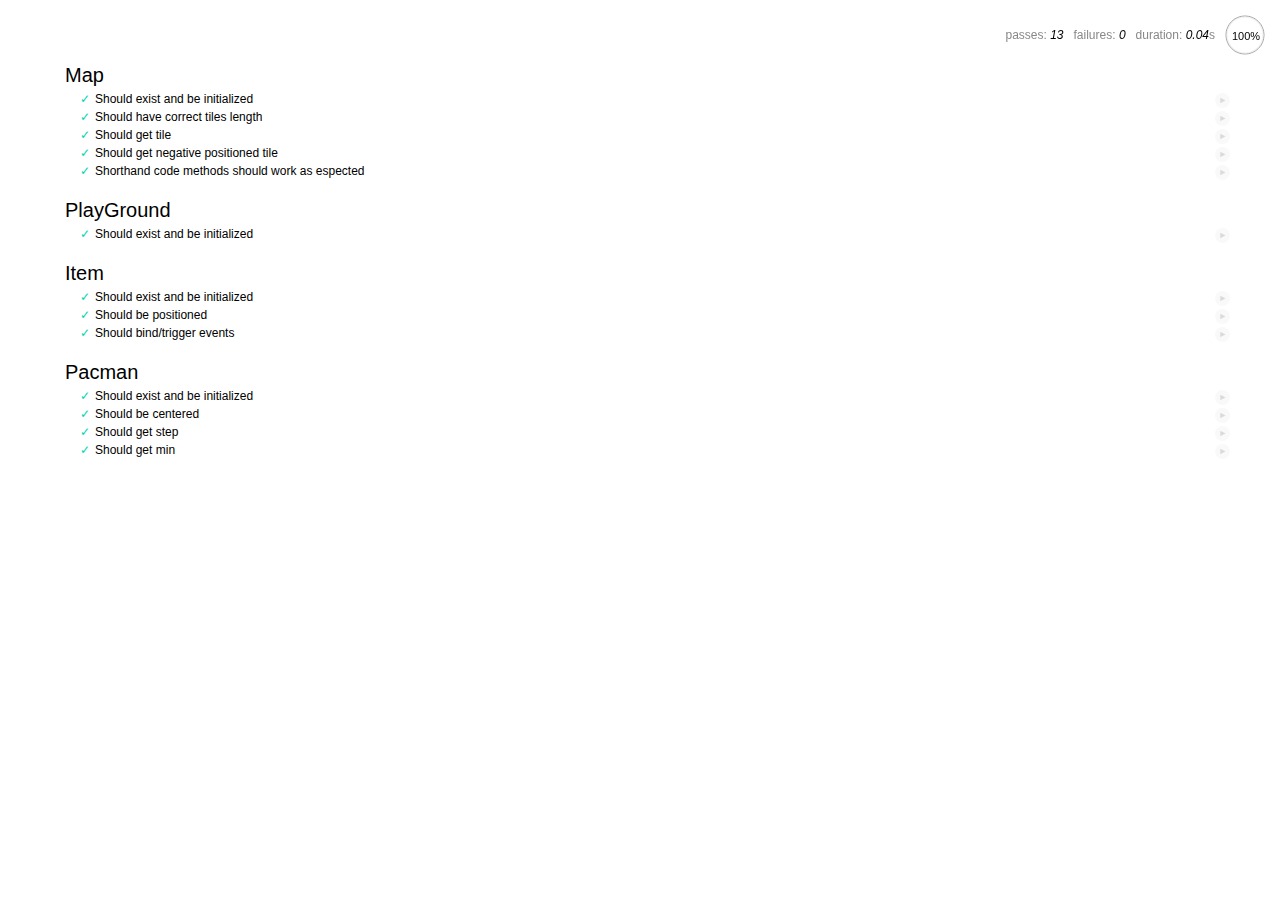
<file: pacman/test/testrunner.html>
﻿<html>
<head>
  <meta charset="utf-8">
  <title>TESTRUNNER jsPacman</title>
  <link rel="stylesheet" href="mocha.css" />
</head>
<body>
  <div id="playground" style="visibility: hidden;"></div>
  <div id="mocha"></div>
  <script type="text/javascript" src="../js/lib/mocha.js"></script>
  <script type="text/javascript">
   mocha.setup('bdd');
  </script>
  <script data-main="main.js" src="../js/lib/require.js"></script>
</body>
</html>
</file>
<file: assets/css/ie9.css>
/*
	Forty by HTML5 UP
	html5up.net | @ajlkn
	Free for personal and commercial use under the CCA 3.0 license (html5up.net/license)
*/

/* Spotlights */

	.spotlights > section:after {
		content: '';
		display: block;
		clear: both;
	}

	.spotlights > section > .image {
		float: left;
	}

	.spotlights > section > .content {
		float: left;
	}

/* Tiles */

	.tiles:after {
		content: '';
		display: block;
		clear: both;
	}

	.tiles article {
		padding: 8em 4em 6em 4em ;
		float: left;
		height: auto;
		max-height: none;
		min-height: 0;
	}

/* Header */

	#header .logo {
		position: absolute;
		top: 0;
		left: 0;
	}

	#header nav {
		position: absolute;
		top: 0;
		right: 0;
	}

/* Banner */

	#banner {
		padding: 7em 0 4em 0 ;
		background-attachment: scroll;
		height: auto;
		max-height: none;
		min-height: 0;
	}

		#banner > .inner .content {
			display: block;
		}

			#banner > .inner .content > * {
				margin-left: 0;
				margin: 0 0 2em 0;
			}

		#banner.major {
			height: auto;
			max-height: none;
			min-height: 0;
		}

/* Contact */

	#contact:after {
		content: '';
		display: block;
		clear: both;
	}

	#contact > .inner > * {
		float: left;
	}

/* Menu */

	#menu .inner {
		margin: 0 auto;
	}
</file>
<file: assets/css/ie8.css>
/*
	Forty by HTML5 UP
	html5up.net | @ajlkn
	Free for personal and commercial use under the CCA 3.0 license (html5up.net/license)
*/

/* Button */

	.button {
		border: solid 2px !important;
	}

		.button.next {
			padding-right: 1.75em;
		}

			.button.next:before, .button.next:after {
				display: none;
			}

/* Tiles */

	.tiles article {
		width: 50%;
		-ms-behavior: url("assets/js/ie/backgroundsize.min.htc");
		background-size: cover;
	}

/* Banner */

	#banner {
		-ms-behavior: url("assets/js/ie/backgroundsize.min.htc");
	}

		#banner:after {
			display: none;
		}

/* Menu */

	#menu {
		background: #242943;
	}
</file>
<file: pacman/test/mocha.css>
@charset "utf-8";

body {
  margin:0;
}

#mocha {
  font: 20px/1.5 "Helvetica Neue", Helvetica, Arial, sans-serif;
  margin: 60px 50px;
}

#mocha ul,
#mocha li {
  margin: 0;
  padding: 0;
}

#mocha ul {
  list-style: none;
}

#mocha h1,
#mocha h2 {
  margin: 0;
}

#mocha h1 {
  margin-top: 15px;
  font-size: 1em;
  font-weight: 200;
}

#mocha h1 a {
  text-decoration: none;
  color: inherit;
}

#mocha h1 a:hover {
  text-decoration: underline;
}

#mocha .suite .suite h1 {
  margin-top: 0;
  font-size: .8em;
}

#mocha .hidden {
  display: none;
}

#mocha h2 {
  font-size: 12px;
  font-weight: normal;
  cursor: pointer;
}

#mocha .suite {
  margin-left: 15px;
}

#mocha .test {
  margin-left: 15px;
  overflow: hidden;
}

#mocha .test.pending:hover h2::after {
  content: '(pending)';
  font-family: arial, sans-serif;
}

#mocha .test.pass.medium .duration {
  background: #c09853;
}

#mocha .test.pass.slow .duration {
  background: #b94a48;
}

#mocha .test.pass::before {
  content: '✓';
  font-size: 12px;
  display: block;
  float: left;
  margin-right: 5px;
  color: #00d6b2;
}

#mocha .test.pass .duration {
  font-size: 9px;
  margin-left: 5px;
  padding: 2px 5px;
  color: #fff;
  -webkit-box-shadow: inset 0 1px 1px rgba(0,0,0,.2);
  -moz-box-shadow: inset 0 1px 1px rgba(0,0,0,.2);
  box-shadow: inset 0 1px 1px rgba(0,0,0,.2);
  -webkit-border-radius: 5px;
  -moz-border-radius: 5px;
  -ms-border-radius: 5px;
  -o-border-radius: 5px;
  border-radius: 5px;
}

#mocha .test.pass.fast .duration {
  display: none;
}

#mocha .test.pending {
  color: #0b97c4;
}

#mocha .test.pending::before {
  content: '◦';
  color: #0b97c4;
}

#mocha .test.fail {
  color: #c00;
}

#mocha .test.fail pre {
  color: black;
}

#mocha .test.fail::before {
  content: '✖';
  font-size: 12px;
  display: block;
  float: left;
  margin-right: 5px;
  color: #c00;
}

#mocha .test pre.error {
  color: #c00;
  max-height: 300px;
  overflow: auto;
}

/**
 * (1): approximate for browsers not supporting calc
 * (2): 42 = 2*15 + 2*10 + 2*1 (padding + margin + border)
 *      ^^ seriously
 */
#mocha .test pre {
  display: block;
  float: left;
  clear: left;
  font: 12px/1.5 monaco, monospace;
  margin: 5px;
  padding: 15px;
  border: 1px solid #eee;
  max-width: 85%; /*(1)*/
  max-width: calc(100% - 42px); /*(2)*/
  word-wrap: break-word;
  border-bottom-color: #ddd;
  -webkit-border-radius: 3px;
  -webkit-box-shadow: 0 1px 3px #eee;
  -moz-border-radius: 3px;
  -moz-box-shadow: 0 1px 3px #eee;
  border-radius: 3px;
}

#mocha .test h2 {
  position: relative;
}

#mocha .test a.replay {
  position: absolute;
  top: 3px;
  right: 0;
  text-decoration: none;
  vertical-align: middle;
  display: block;
  width: 15px;
  height: 15px;
  line-height: 15px;
  text-align: center;
  background: #eee;
  font-size: 15px;
  -moz-border-radius: 15px;
  border-radius: 15px;
  -webkit-transition: opacity 200ms;
  -moz-transition: opacity 200ms;
  transition: opacity 200ms;
  opacity: 0.3;
  color: #888;
}

#mocha .test:hover a.replay {
  opacity: 1;
}

#mocha-report.pass .test.fail {
  display: none;
}

#mocha-report.fail .test.pass {
  display: none;
}

#mocha-report.pending .test.pass,
#mocha-report.pending .test.fail {
  display: none;
}
#mocha-report.pending .test.pass.pending {
  display: block;
}

#mocha-error {
  color: #c00;
  font-size: 1.5em;
  font-weight: 100;
  letter-spacing: 1px;
}

#mocha-stats {
  position: fixed;
  top: 15px;
  right: 10px;
  font-size: 12px;
  margin: 0;
  color: #888;
  z-index: 1;
}

#mocha-stats .progress {
  float: right;
  padding-top: 0;
}

#mocha-stats em {
  color: black;
}

#mocha-stats a {
  text-decoration: none;
  color: inherit;
}

#mocha-stats a:hover {
  border-bottom: 1px solid #eee;
}

#mocha-stats li {
  display: inline-block;
  margin: 0 5px;
  list-style: none;
  padding-top: 11px;
}

#mocha-stats canvas {
  width: 40px;
  height: 40px;
}

#mocha code .comment { color: #ddd; }
#mocha code .init { color: #2f6fad; }
#mocha code .string { color: #5890ad; }
#mocha code .keyword { color: #8a6343; }
#mocha code .number { color: #2f6fad; }

@media screen and (max-device-width: 480px) {
  #mocha {
    margin: 60px 0px;
  }

  #mocha #stats {
    position: absolute;
  }
}
</file>
<file: assets/css/main.css>
@import url(font-awesome.min.css);
@import url("https://fonts.googleapis.com/css?family=Source+Sans+Pro:300,300italic,600,600italic");

/*
	Forty by HTML5 UP
	html5up.net | @ajlkn
	Free for personal and commercial use under the CCA 3.0 license (html5up.net/license)
*/

/* Reset */

	html, body, div, span, applet, object, iframe, h1, h2, h3, h4, h5, h6, p, blockquote, pre, a, abbr, acronym, address, big, cite, code, del, dfn, em, img, ins, kbd, q, s, samp, small, strike, strong, sub, sup, tt, var, b, u, i, center, dl, dt, dd, ol, ul, li, fieldset, form, label, legend, table, caption, tbody, tfoot, thead, tr, th, td, article, aside, canvas, details, embed, figure, figcaption, footer, header, hgroup, menu, nav, output, ruby, section, summary, time, mark, audio, video {
		margin: 0;
		padding: 0;
		border: 0;
		font-size: 100%;
		font: inherit;
		vertical-align: baseline;
	}

	article, aside, details, figcaption, figure, footer, header, hgroup, menu, nav, section {
		display: block;
	}

	body {
		line-height: 1;
	}

	ol, ul {
		list-style: none;
	}

	blockquote, q {
		quotes: none;
	}

	blockquote:before, blockquote:after, q:before, q:after {
		content: '';
		content: none;
	}

	table {
		border-collapse: collapse;
		border-spacing: 0;
	}

	body {
		-webkit-text-size-adjust: none;
	}

/* Box Model */

	*, *:before, *:after {
		-moz-box-sizing: border-box;
		-webkit-box-sizing: border-box;
		box-sizing: border-box;
	}

/* Grid */

	.row {
		border-bottom: solid 1px transparent;
		-moz-box-sizing: border-box;
		-webkit-box-sizing: border-box;
		box-sizing: border-box;
	}

	.row > * {
		float: left;
		-moz-box-sizing: border-box;
		-webkit-box-sizing: border-box;
		box-sizing: border-box;
	}

	.row:after, .row:before {
		content: '';
		display: block;
		clear: both;
		height: 0;
	}

	.row.uniform > * > :first-child {
		margin-top: 0;
	}

	.row.uniform > * > :last-child {
		margin-bottom: 0;
	}

	.row.\30 \25 > * {
		padding: 0 0 0 0em;
	}

	.row.\30 \25 {
		margin: 0 0 -1px 0em;
	}

	.row.uniform.\30 \25 > * {
		padding: 0em 0 0 0em;
	}

	.row.uniform.\30 \25 {
		margin: 0em 0 -1px 0em;
	}

	.row > * {
		padding: 0 0 0 2em;
	}

	.row {
		margin: 0 0 -1px -2em;
	}

	.row.uniform > * {
		padding: 2em 0 0 2em;
	}

	.row.uniform {
		margin: -2em 0 -1px -2em;
	}

	.row.\32 00\25 > * {
		padding: 0 0 0 4em;
	}

	.row.\32 00\25 {
		margin: 0 0 -1px -4em;
	}

	.row.uniform.\32 00\25 > * {
		padding: 4em 0 0 4em;
	}

	.row.uniform.\32 00\25 {
		margin: -4em 0 -1px -4em;
	}

	.row.\31 50\25 > * {
		padding: 0 0 0 3em;
	}

	.row.\31 50\25 {
		margin: 0 0 -1px -3em;
	}

	.row.uniform.\31 50\25 > * {
		padding: 3em 0 0 3em;
	}

	.row.uniform.\31 50\25 {
		margin: -3em 0 -1px -3em;
	}

	.row.\35 0\25 > * {
		padding: 0 0 0 1em;
	}

	.row.\35 0\25 {
		margin: 0 0 -1px -1em;
	}

	.row.uniform.\35 0\25 > * {
		padding: 1em 0 0 1em;
	}

	.row.uniform.\35 0\25 {
		margin: -1em 0 -1px -1em;
	}

	.row.\32 5\25 > * {
		padding: 0 0 0 0.5em;
	}

	.row.\32 5\25 {
		margin: 0 0 -1px -0.5em;
	}

	.row.uniform.\32 5\25 > * {
		padding: 0.5em 0 0 0.5em;
	}

	.row.uniform.\32 5\25 {
		margin: -0.5em 0 -1px -0.5em;
	}

	.\31 2u, .\31 2u\24 {
		width: 100%;
		clear: none;
		margin-left: 0;
	}

	.\31 1u, .\31 1u\24 {
		width: 91.6666666667%;
		clear: none;
		margin-left: 0;
	}

	.\31 0u, .\31 0u\24 {
		width: 83.3333333333%;
		clear: none;
		margin-left: 0;
	}

	.\39 u, .\39 u\24 {
		width: 75%;
		clear: none;
		margin-left: 0;
	}

	.\38 u, .\38 u\24 {
		width: 66.6666666667%;
		clear: none;
		margin-left: 0;
	}

	.\37 u, .\37 u\24 {
		width: 58.3333333333%;
		clear: none;
		margin-left: 0;
	}

	.\36 u, .\36 u\24 {
		width: 50%;
		clear: none;
		margin-left: 0;
	}

	.\35 u, .\35 u\24 {
		width: 41.6666666667%;
		clear: none;
		margin-left: 0;
	}

	.\34 u, .\34 u\24 {
		width: 33.3333333333%;
		clear: none;
		margin-left: 0;
	}

	.\33 u, .\33 u\24 {
		width: 25%;
		clear: none;
		margin-left: 0;
	}

	.\32 u, .\32 u\24 {
		width: 16.6666666667%;
		clear: none;
		margin-left: 0;
	}

	.\31 u, .\31 u\24 {
		width: 8.3333333333%;
		clear: none;
		margin-left: 0;
	}

	.\31 2u\24 + *,
	.\31 1u\24 + *,
	.\31 0u\24 + *,
	.\39 u\24 + *,
	.\38 u\24 + *,
	.\37 u\24 + *,
	.\36 u\24 + *,
	.\35 u\24 + *,
	.\34 u\24 + *,
	.\33 u\24 + *,
	.\32 u\24 + *,
	.\31 u\24 + * {
		clear: left;
	}

	.\-11u {
		margin-left: 91.66667%;
	}

	.\-10u {
		margin-left: 83.33333%;
	}

	.\-9u {
		margin-left: 75%;
	}

	.\-8u {
		margin-left: 66.66667%;
	}

	.\-7u {
		margin-left: 58.33333%;
	}

	.\-6u {
		margin-left: 50%;
	}

	.\-5u {
		margin-left: 41.66667%;
	}

	.\-4u {
		margin-left: 33.33333%;
	}

	.\-3u {
		margin-left: 25%;
	}

	.\-2u {
		margin-left: 16.66667%;
	}

	.\-1u {
		margin-left: 8.33333%;
	}

	@media screen and (max-width: 1680px) {

		.row > * {
			padding: 0 0 0 2em;
		}

		.row {
			margin: 0 0 -1px -2em;
		}

		.row.uniform > * {
			padding: 2em 0 0 2em;
		}

		.row.uniform {
			margin: -2em 0 -1px -2em;
		}

		.row.\32 00\25 > * {
			padding: 0 0 0 4em;
		}

		.row.\32 00\25 {
			margin: 0 0 -1px -4em;
		}

		.row.uniform.\32 00\25 > * {
			padding: 4em 0 0 4em;
		}

		.row.uniform.\32 00\25 {
			margin: -4em 0 -1px -4em;
		}

		.row.\31 50\25 > * {
			padding: 0 0 0 3em;
		}

		.row.\31 50\25 {
			margin: 0 0 -1px -3em;
		}

		.row.uniform.\31 50\25 > * {
			padding: 3em 0 0 3em;
		}

		.row.uniform.\31 50\25 {
			margin: -3em 0 -1px -3em;
		}

		.row.\35 0\25 > * {
			padding: 0 0 0 1em;
		}

		.row.\35 0\25 {
			margin: 0 0 -1px -1em;
		}

		.row.uniform.\35 0\25 > * {
			padding: 1em 0 0 1em;
		}

		.row.uniform.\35 0\25 {
			margin: -1em 0 -1px -1em;
		}

		.row.\32 5\25 > * {
			padding: 0 0 0 0.5em;
		}

		.row.\32 5\25 {
			margin: 0 0 -1px -0.5em;
		}

		.row.uniform.\32 5\25 > * {
			padding: 0.5em 0 0 0.5em;
		}

		.row.uniform.\32 5\25 {
			margin: -0.5em 0 -1px -0.5em;
		}

		.\31 2u\28xlarge\29, .\31 2u\24\28xlarge\29 {
			width: 100%;
			clear: none;
			margin-left: 0;
		}

		.\31 1u\28xlarge\29, .\31 1u\24\28xlarge\29 {
			width: 91.6666666667%;
			clear: none;
			margin-left: 0;
		}

		.\31 0u\28xlarge\29, .\31 0u\24\28xlarge\29 {
			width: 83.3333333333%;
			clear: none;
			margin-left: 0;
		}

		.\39 u\28xlarge\29, .\39 u\24\28xlarge\29 {
			width: 75%;
			clear: none;
			margin-left: 0;
		}

		.\38 u\28xlarge\29, .\38 u\24\28xlarge\29 {
			width: 66.6666666667%;
			clear: none;
			margin-left: 0;
		}

		.\37 u\28xlarge\29, .\37 u\24\28xlarge\29 {
			width: 58.3333333333%;
			clear: none;
			margin-left: 0;
		}

		.\36 u\28xlarge\29, .\36 u\24\28xlarge\29 {
			width: 50%;
			clear: none;
			margin-left: 0;
		}

		.\35 u\28xlarge\29, .\35 u\24\28xlarge\29 {
			width: 41.6666666667%;
			clear: none;
			margin-left: 0;
		}

		.\34 u\28xlarge\29, .\34 u\24\28xlarge\29 {
			width: 33.3333333333%;
			clear: none;
			margin-left: 0;
		}

		.\33 u\28xlarge\29, .\33 u\24\28xlarge\29 {
			width: 25%;
			clear: none;
			margin-left: 0;
		}

		.\32 u\28xlarge\29, .\32 u\24\28xlarge\29 {
			width: 16.6666666667%;
			clear: none;
			margin-left: 0;
		}

		.\31 u\28xlarge\29, .\31 u\24\28xlarge\29 {
			width: 8.3333333333%;
			clear: none;
			margin-left: 0;
		}

		.\31 2u\24\28xlarge\29 + *,
		.\31 1u\24\28xlarge\29 + *,
		.\31 0u\24\28xlarge\29 + *,
		.\39 u\24\28xlarge\29 + *,
		.\38 u\24\28xlarge\29 + *,
		.\37 u\24\28xlarge\29 + *,
		.\36 u\24\28xlarge\29 + *,
		.\35 u\24\28xlarge\29 + *,
		.\34 u\24\28xlarge\29 + *,
		.\33 u\24\28xlarge\29 + *,
		.\32 u\24\28xlarge\29 + *,
		.\31 u\24\28xlarge\29 + * {
			clear: left;
		}

		.\-11u\28xlarge\29 {
			margin-left: 91.66667%;
		}

		.\-10u\28xlarge\29 {
			margin-left: 83.33333%;
		}

		.\-9u\28xlarge\29 {
			margin-left: 75%;
		}

		.\-8u\28xlarge\29 {
			margin-left: 66.66667%;
		}

		.\-7u\28xlarge\29 {
			margin-left: 58.33333%;
		}

		.\-6u\28xlarge\29 {
			margin-left: 50%;
		}

		.\-5u\28xlarge\29 {
			margin-left: 41.66667%;
		}

		.\-4u\28xlarge\29 {
			margin-left: 33.33333%;
		}

		.\-3u\28xlarge\29 {
			margin-left: 25%;
		}

		.\-2u\28xlarge\29 {
			margin-left: 16.66667%;
		}

		.\-1u\28xlarge\29 {
			margin-left: 8.33333%;
		}

	}

	@media screen and (max-width: 1280px) {

		.row > * {
			padding: 0 0 0 1.5em;
		}

		.row {
			margin: 0 0 -1px -1.5em;
		}

		.row.uniform > * {
			padding: 1.5em 0 0 1.5em;
		}

		.row.uniform {
			margin: -1.5em 0 -1px -1.5em;
		}

		.row.\32 00\25 > * {
			padding: 0 0 0 3em;
		}

		.row.\32 00\25 {
			margin: 0 0 -1px -3em;
		}

		.row.uniform.\32 00\25 > * {
			padding: 3em 0 0 3em;
		}

		.row.uniform.\32 00\25 {
			margin: -3em 0 -1px -3em;
		}

		.row.\31 50\25 > * {
			padding: 0 0 0 2.25em;
		}

		.row.\31 50\25 {
			margin: 0 0 -1px -2.25em;
		}

		.row.uniform.\31 50\25 > * {
			padding: 2.25em 0 0 2.25em;
		}

		.row.uniform.\31 50\25 {
			margin: -2.25em 0 -1px -2.25em;
		}

		.row.\35 0\25 > * {
			padding: 0 0 0 0.75em;
		}

		.row.\35 0\25 {
			margin: 0 0 -1px -0.75em;
		}

		.row.uniform.\35 0\25 > * {
			padding: 0.75em 0 0 0.75em;
		}

		.row.uniform.\35 0\25 {
			margin: -0.75em 0 -1px -0.75em;
		}

		.row.\32 5\25 > * {
			padding: 0 0 0 0.375em;
		}

		.row.\32 5\25 {
			margin: 0 0 -1px -0.375em;
		}

		.row.uniform.\32 5\25 > * {
			padding: 0.375em 0 0 0.375em;
		}

		.row.uniform.\32 5\25 {
			margin: -0.375em 0 -1px -0.375em;
		}

		.\31 2u\28large\29, .\31 2u\24\28large\29 {
			width: 100%;
			clear: none;
			margin-left: 0;
		}

		.\31 1u\28large\29, .\31 1u\24\28large\29 {
			width: 91.6666666667%;
			clear: none;
			margin-left: 0;
		}

		.\31 0u\28large\29, .\31 0u\24\28large\29 {
			width: 83.3333333333%;
			clear: none;
			margin-left: 0;
		}

		.\39 u\28large\29, .\39 u\24\28large\29 {
			width: 75%;
			clear: none;
			margin-left: 0;
		}

		.\38 u\28large\29, .\38 u\24\28large\29 {
			width: 66.6666666667%;
			clear: none;
			margin-left: 0;
		}

		.\37 u\28large\29, .\37 u\24\28large\29 {
			width: 58.3333333333%;
			clear: none;
			margin-left: 0;
		}

		.\36 u\28large\29, .\36 u\24\28large\29 {
			width: 50%;
			clear: none;
			margin-left: 0;
		}

		.\35 u\28large\29, .\35 u\24\28large\29 {
			width: 41.6666666667%;
			clear: none;
			margin-left: 0;
		}

		.\34 u\28large\29, .\34 u\24\28large\29 {
			width: 33.3333333333%;
			clear: none;
			margin-left: 0;
		}

		.\33 u\28large\29, .\33 u\24\28large\29 {
			width: 25%;
			clear: none;
			margin-left: 0;
		}

		.\32 u\28large\29, .\32 u\24\28large\29 {
			width: 16.6666666667%;
			clear: none;
			margin-left: 0;
		}

		.\31 u\28large\29, .\31 u\24\28large\29 {
			width: 8.3333333333%;
			clear: none;
			margin-left: 0;
		}

		.\31 2u\24\28large\29 + *,
		.\31 1u\24\28large\29 + *,
		.\31 0u\24\28large\29 + *,
		.\39 u\24\28large\29 + *,
		.\38 u\24\28large\29 + *,
		.\37 u\24\28large\29 + *,
		.\36 u\24\28large\29 + *,
		.\35 u\24\28large\29 + *,
		.\34 u\24\28large\29 + *,
		.\33 u\24\28large\29 + *,
		.\32 u\24\28large\29 + *,
		.\31 u\24\28large\29 + * {
			clear: left;
		}

		.\-11u\28large\29 {
			margin-left: 91.66667%;
		}

		.\-10u\28large\29 {
			margin-left: 83.33333%;
		}

		.\-9u\28large\29 {
			margin-left: 75%;
		}

		.\-8u\28large\29 {
			margin-left: 66.66667%;
		}

		.\-7u\28large\29 {
			margin-left: 58.33333%;
		}

		.\-6u\28large\29 {
			margin-left: 50%;
		}

		.\-5u\28large\29 {
			margin-left: 41.66667%;
		}

		.\-4u\28large\29 {
			margin-left: 33.33333%;
		}

		.\-3u\28large\29 {
			margin-left: 25%;
		}

		.\-2u\28large\29 {
			margin-left: 16.66667%;
		}

		.\-1u\28large\29 {
			margin-left: 8.33333%;
		}

	}

	@media screen and (max-width: 980px) {

		.row > * {
			padding: 0 0 0 1.5em;
		}

		.row {
			margin: 0 0 -1px -1.5em;
		}

		.row.uniform > * {
			padding: 1.5em 0 0 1.5em;
		}

		.row.uniform {
			margin: -1.5em 0 -1px -1.5em;
		}

		.row.\32 00\25 > * {
			padding: 0 0 0 3em;
		}

		.row.\32 00\25 {
			margin: 0 0 -1px -3em;
		}

		.row.uniform.\32 00\25 > * {
			padding: 3em 0 0 3em;
		}

		.row.uniform.\32 00\25 {
			margin: -3em 0 -1px -3em;
		}

		.row.\31 50\25 > * {
			padding: 0 0 0 2.25em;
		}

		.row.\31 50\25 {
			margin: 0 0 -1px -2.25em;
		}

		.row.uniform.\31 50\25 > * {
			padding: 2.25em 0 0 2.25em;
		}

		.row.uniform.\31 50\25 {
			margin: -2.25em 0 -1px -2.25em;
		}

		.row.\35 0\25 > * {
			padding: 0 0 0 0.75em;
		}

		.row.\35 0\25 {
			margin: 0 0 -1px -0.75em;
		}

		.row.uniform.\35 0\25 > * {
			padding: 0.75em 0 0 0.75em;
		}

		.row.uniform.\35 0\25 {
			margin: -0.75em 0 -1px -0.75em;
		}

		.row.\32 5\25 > * {
			padding: 0 0 0 0.375em;
		}

		.row.\32 5\25 {
			margin: 0 0 -1px -0.375em;
		}

		.row.uniform.\32 5\25 > * {
			padding: 0.375em 0 0 0.375em;
		}

		.row.uniform.\32 5\25 {
			margin: -0.375em 0 -1px -0.375em;
		}

		.\31 2u\28medium\29, .\31 2u\24\28medium\29 {
			width: 100%;
			clear: none;
			margin-left: 0;
		}

		.\31 1u\28medium\29, .\31 1u\24\28medium\29 {
			width: 91.6666666667%;
			clear: none;
			margin-left: 0;
		}

		.\31 0u\28medium\29, .\31 0u\24\28medium\29 {
			width: 83.3333333333%;
			clear: none;
			margin-left: 0;
		}

		.\39 u\28medium\29, .\39 u\24\28medium\29 {
			width: 75%;
			clear: none;
			margin-left: 0;
		}

		.\38 u\28medium\29, .\38 u\24\28medium\29 {
			width: 66.6666666667%;
			clear: none;
			margin-left: 0;
		}

		.\37 u\28medium\29, .\37 u\24\28medium\29 {
			width: 58.3333333333%;
			clear: none;
			margin-left: 0;
		}

		.\36 u\28medium\29, .\36 u\24\28medium\29 {
			width: 50%;
			clear: none;
			margin-left: 0;
		}

		.\35 u\28medium\29, .\35 u\24\28medium\29 {
			width: 41.6666666667%;
			clear: none;
			margin-left: 0;
		}

		.\34 u\28medium\29, .\34 u\24\28medium\29 {
			width: 33.3333333333%;
			clear: none;
			margin-left: 0;
		}

		.\33 u\28medium\29, .\33 u\24\28medium\29 {
			width: 25%;
			clear: none;
			margin-left: 0;
		}

		.\32 u\28medium\29, .\32 u\24\28medium\29 {
			width: 16.6666666667%;
			clear: none;
			margin-left: 0;
		}

		.\31 u\28medium\29, .\31 u\24\28medium\29 {
			width: 8.3333333333%;
			clear: none;
			margin-left: 0;
		}

		.\31 2u\24\28medium\29 + *,
		.\31 1u\24\28medium\29 + *,
		.\31 0u\24\28medium\29 + *,
		.\39 u\24\28medium\29 + *,
		.\38 u\24\28medium\29 + *,
		.\37 u\24\28medium\29 + *,
		.\36 u\24\28medium\29 + *,
		.\35 u\24\28medium\29 + *,
		.\34 u\24\28medium\29 + *,
		.\33 u\24\28medium\29 + *,
		.\32 u\24\28medium\29 + *,
		.\31 u\24\28medium\29 + * {
			clear: left;
		}

		.\-11u\28medium\29 {
			margin-left: 91.66667%;
		}

		.\-10u\28medium\29 {
			margin-left: 83.33333%;
		}

		.\-9u\28medium\29 {
			margin-left: 75%;
		}

		.\-8u\28medium\29 {
			margin-left: 66.66667%;
		}

		.\-7u\28medium\29 {
			margin-left: 58.33333%;
		}

		.\-6u\28medium\29 {
			margin-left: 50%;
		}

		.\-5u\28medium\29 {
			margin-left: 41.66667%;
		}

		.\-4u\28medium\29 {
			margin-left: 33.33333%;
		}

		.\-3u\28medium\29 {
			margin-left: 25%;
		}

		.\-2u\28medium\29 {
			margin-left: 16.66667%;
		}

		.\-1u\28medium\29 {
			margin-left: 8.33333%;
		}

	}

	@media screen and (max-width: 736px) {

		.row > * {
			padding: 0 0 0 1.25em;
		}

		.row {
			margin: 0 0 -1px -1.25em;
		}

		.row.uniform > * {
			padding: 1.25em 0 0 1.25em;
		}

		.row.uniform {
			margin: -1.25em 0 -1px -1.25em;
		}

		.row.\32 00\25 > * {
			padding: 0 0 0 2.5em;
		}

		.row.\32 00\25 {
			margin: 0 0 -1px -2.5em;
		}

		.row.uniform.\32 00\25 > * {
			padding: 2.5em 0 0 2.5em;
		}

		.row.uniform.\32 00\25 {
			margin: -2.5em 0 -1px -2.5em;
		}

		.row.\31 50\25 > * {
			padding: 0 0 0 1.875em;
		}

		.row.\31 50\25 {
			margin: 0 0 -1px -1.875em;
		}

		.row.uniform.\31 50\25 > * {
			padding: 1.875em 0 0 1.875em;
		}

		.row.uniform.\31 50\25 {
			margin: -1.875em 0 -1px -1.875em;
		}

		.row.\35 0\25 > * {
			padding: 0 0 0 0.625em;
		}

		.row.\35 0\25 {
			margin: 0 0 -1px -0.625em;
		}

		.row.uniform.\35 0\25 > * {
			padding: 0.625em 0 0 0.625em;
		}

		.row.uniform.\35 0\25 {
			margin: -0.625em 0 -1px -0.625em;
		}

		.row.\32 5\25 > * {
			padding: 0 0 0 0.3125em;
		}

		.row.\32 5\25 {
			margin: 0 0 -1px -0.3125em;
		}

		.row.uniform.\32 5\25 > * {
			padding: 0.3125em 0 0 0.3125em;
		}

		.row.uniform.\32 5\25 {
			margin: -0.3125em 0 -1px -0.3125em;
		}

		.\31 2u\28small\29, .\31 2u\24\28small\29 {
			width: 100%;
			clear: none;
			margin-left: 0;
		}

		.\31 1u\28small\29, .\31 1u\24\28small\29 {
			width: 91.6666666667%;
			clear: none;
			margin-left: 0;
		}

		.\31 0u\28small\29, .\31 0u\24\28small\29 {
			width: 83.3333333333%;
			clear: none;
			margin-left: 0;
		}

		.\39 u\28small\29, .\39 u\24\28small\29 {
			width: 75%;
			clear: none;
			margin-left: 0;
		}

		.\38 u\28small\29, .\38 u\24\28small\29 {
			width: 66.6666666667%;
			clear: none;
			margin-left: 0;
		}

		.\37 u\28small\29, .\37 u\24\28small\29 {
			width: 58.3333333333%;
			clear: none;
			margin-left: 0;
		}

		.\36 u\28small\29, .\36 u\24\28small\29 {
			width: 50%;
			clear: none;
			margin-left: 0;
		}

		.\35 u\28small\29, .\35 u\24\28small\29 {
			width: 41.6666666667%;
			clear: none;
			margin-left: 0;
		}

		.\34 u\28small\29, .\34 u\24\28small\29 {
			width: 33.3333333333%;
			clear: none;
			margin-left: 0;
		}

		.\33 u\28small\29, .\33 u\24\28small\29 {
			width: 25%;
			clear: none;
			margin-left: 0;
		}

		.\32 u\28small\29, .\32 u\24\28small\29 {
			width: 16.6666666667%;
			clear: none;
			margin-left: 0;
		}

		.\31 u\28small\29, .\31 u\24\28small\29 {
			width: 8.3333333333%;
			clear: none;
			margin-left: 0;
		}

		.\31 2u\24\28small\29 + *,
		.\31 1u\24\28small\29 + *,
		.\31 0u\24\28small\29 + *,
		.\39 u\24\28small\29 + *,
		.\38 u\24\28small\29 + *,
		.\37 u\24\28small\29 + *,
		.\36 u\24\28small\29 + *,
		.\35 u\24\28small\29 + *,
		.\34 u\24\28small\29 + *,
		.\33 u\24\28small\29 + *,
		.\32 u\24\28small\29 + *,
		.\31 u\24\28small\29 + * {
			clear: left;
		}

		.\-11u\28small\29 {
			margin-left: 91.66667%;
		}

		.\-10u\28small\29 {
			margin-left: 83.33333%;
		}

		.\-9u\28small\29 {
			margin-left: 75%;
		}

		.\-8u\28small\29 {
			margin-left: 66.66667%;
		}

		.\-7u\28small\29 {
			margin-left: 58.33333%;
		}

		.\-6u\28small\29 {
			margin-left: 50%;
		}

		.\-5u\28small\29 {
			margin-left: 41.66667%;
		}

		.\-4u\28small\29 {
			margin-left: 33.33333%;
		}

		.\-3u\28small\29 {
			margin-left: 25%;
		}

		.\-2u\28small\29 {
			margin-left: 16.66667%;
		}

		.\-1u\28small\29 {
			margin-left: 8.33333%;
		}

	}

	@media screen and (max-width: 480px) {

		.row > * {
			padding: 0 0 0 1.25em;
		}

		.row {
			margin: 0 0 -1px -1.25em;
		}

		.row.uniform > * {
			padding: 1.25em 0 0 1.25em;
		}

		.row.uniform {
			margin: -1.25em 0 -1px -1.25em;
		}

		.row.\32 00\25 > * {
			padding: 0 0 0 2.5em;
		}

		.row.\32 00\25 {
			margin: 0 0 -1px -2.5em;
		}

		.row.uniform.\32 00\25 > * {
			padding: 2.5em 0 0 2.5em;
		}

		.row.uniform.\32 00\25 {
			margin: -2.5em 0 -1px -2.5em;
		}

		.row.\31 50\25 > * {
			padding: 0 0 0 1.875em;
		}

		.row.\31 50\25 {
			margin: 0 0 -1px -1.875em;
		}

		.row.uniform.\31 50\25 > * {
			padding: 1.875em 0 0 1.875em;
		}

		.row.uniform.\31 50\25 {
			margin: -1.875em 0 -1px -1.875em;
		}

		.row.\35 0\25 > * {
			padding: 0 0 0 0.625em;
		}

		.row.\35 0\25 {
			margin: 0 0 -1px -0.625em;
		}

		.row.uniform.\35 0\25 > * {
			padding: 0.625em 0 0 0.625em;
		}

		.row.uniform.\35 0\25 {
			margin: -0.625em 0 -1px -0.625em;
		}

		.row.\32 5\25 > * {
			padding: 0 0 0 0.3125em;
		}

		.row.\32 5\25 {
			margin: 0 0 -1px -0.3125em;
		}

		.row.uniform.\32 5\25 > * {
			padding: 0.3125em 0 0 0.3125em;
		}

		.row.uniform.\32 5\25 {
			margin: -0.3125em 0 -1px -0.3125em;
		}

		.\31 2u\28xsmall\29, .\31 2u\24\28xsmall\29 {
			width: 100%;
			clear: none;
			margin-left: 0;
		}

		.\31 1u\28xsmall\29, .\31 1u\24\28xsmall\29 {
			width: 91.6666666667%;
			clear: none;
			margin-left: 0;
		}

		.\31 0u\28xsmall\29, .\31 0u\24\28xsmall\29 {
			width: 83.3333333333%;
			clear: none;
			margin-left: 0;
		}

		.\39 u\28xsmall\29, .\39 u\24\28xsmall\29 {
			width: 75%;
			clear: none;
			margin-left: 0;
		}

		.\38 u\28xsmall\29, .\38 u\24\28xsmall\29 {
			width: 66.6666666667%;
			clear: none;
			margin-left: 0;
		}

		.\37 u\28xsmall\29, .\37 u\24\28xsmall\29 {
			width: 58.3333333333%;
			clear: none;
			margin-left: 0;
		}

		.\36 u\28xsmall\29, .\36 u\24\28xsmall\29 {
			width: 50%;
			clear: none;
			margin-left: 0;
		}

		.\35 u\28xsmall\29, .\35 u\24\28xsmall\29 {
			width: 41.6666666667%;
			clear: none;
			margin-left: 0;
		}

		.\34 u\28xsmall\29, .\34 u\24\28xsmall\29 {
			width: 33.3333333333%;
			clear: none;
			margin-left: 0;
		}

		.\33 u\28xsmall\29, .\33 u\24\28xsmall\29 {
			width: 25%;
			clear: none;
			margin-left: 0;
		}

		.\32 u\28xsmall\29, .\32 u\24\28xsmall\29 {
			width: 16.6666666667%;
			clear: none;
			margin-left: 0;
		}

		.\31 u\28xsmall\29, .\31 u\24\28xsmall\29 {
			width: 8.3333333333%;
			clear: none;
			margin-left: 0;
		}

		.\31 2u\24\28xsmall\29 + *,
		.\31 1u\24\28xsmall\29 + *,
		.\31 0u\24\28xsmall\29 + *,
		.\39 u\24\28xsmall\29 + *,
		.\38 u\24\28xsmall\29 + *,
		.\37 u\24\28xsmall\29 + *,
		.\36 u\24\28xsmall\29 + *,
		.\35 u\24\28xsmall\29 + *,
		.\34 u\24\28xsmall\29 + *,
		.\33 u\24\28xsmall\29 + *,
		.\32 u\24\28xsmall\29 + *,
		.\31 u\24\28xsmall\29 + * {
			clear: left;
		}

		.\-11u\28xsmall\29 {
			margin-left: 91.66667%;
		}

		.\-10u\28xsmall\29 {
			margin-left: 83.33333%;
		}

		.\-9u\28xsmall\29 {
			margin-left: 75%;
		}

		.\-8u\28xsmall\29 {
			margin-left: 66.66667%;
		}

		.\-7u\28xsmall\29 {
			margin-left: 58.33333%;
		}

		.\-6u\28xsmall\29 {
			margin-left: 50%;
		}

		.\-5u\28xsmall\29 {
			margin-left: 41.66667%;
		}

		.\-4u\28xsmall\29 {
			margin-left: 33.33333%;
		}

		.\-3u\28xsmall\29 {
			margin-left: 25%;
		}

		.\-2u\28xsmall\29 {
			margin-left: 16.66667%;
		}

		.\-1u\28xsmall\29 {
			margin-left: 8.33333%;
		}

	}

	@media screen and (max-width: 360px) {

		.row > * {
			padding: 0 0 0 1.25em;
		}

		.row {
			margin: 0 0 -1px -1.25em;
		}

		.row.uniform > * {
			padding: 1.25em 0 0 1.25em;
		}

		.row.uniform {
			margin: -1.25em 0 -1px -1.25em;
		}

		.row.\32 00\25 > * {
			padding: 0 0 0 2.5em;
		}

		.row.\32 00\25 {
			margin: 0 0 -1px -2.5em;
		}

		.row.uniform.\32 00\25 > * {
			padding: 2.5em 0 0 2.5em;
		}

		.row.uniform.\32 00\25 {
			margin: -2.5em 0 -1px -2.5em;
		}

		.row.\31 50\25 > * {
			padding: 0 0 0 1.875em;
		}

		.row.\31 50\25 {
			margin: 0 0 -1px -1.875em;
		}

		.row.uniform.\31 50\25 > * {
			padding: 1.875em 0 0 1.875em;
		}

		.row.uniform.\31 50\25 {
			margin: -1.875em 0 -1px -1.875em;
		}

		.row.\35 0\25 > * {
			padding: 0 0 0 0.625em;
		}

		.row.\35 0\25 {
			margin: 0 0 -1px -0.625em;
		}

		.row.uniform.\35 0\25 > * {
			padding: 0.625em 0 0 0.625em;
		}

		.row.uniform.\35 0\25 {
			margin: -0.625em 0 -1px -0.625em;
		}

		.row.\32 5\25 > * {
			padding: 0 0 0 0.3125em;
		}

		.row.\32 5\25 {
			margin: 0 0 -1px -0.3125em;
		}

		.row.uniform.\32 5\25 > * {
			padding: 0.3125em 0 0 0.3125em;
		}

		.row.uniform.\32 5\25 {
			margin: -0.3125em 0 -1px -0.3125em;
		}

		.\31 2u\28xxsmall\29, .\31 2u\24\28xxsmall\29 {
			width: 100%;
			clear: none;
			margin-left: 0;
		}

		.\31 1u\28xxsmall\29, .\31 1u\24\28xxsmall\29 {
			width: 91.6666666667%;
			clear: none;
			margin-left: 0;
		}

		.\31 0u\28xxsmall\29, .\31 0u\24\28xxsmall\29 {
			width: 83.3333333333%;
			clear: none;
			margin-left: 0;
		}

		.\39 u\28xxsmall\29, .\39 u\24\28xxsmall\29 {
			width: 75%;
			clear: none;
			margin-left: 0;
		}

		.\38 u\28xxsmall\29, .\38 u\24\28xxsmall\29 {
			width: 66.6666666667%;
			clear: none;
			margin-left: 0;
		}

		.\37 u\28xxsmall\29, .\37 u\24\28xxsmall\29 {
			width: 58.3333333333%;
			clear: none;
			margin-left: 0;
		}

		.\36 u\28xxsmall\29, .\36 u\24\28xxsmall\29 {
			width: 50%;
			clear: none;
			margin-left: 0;
		}

		.\35 u\28xxsmall\29, .\35 u\24\28xxsmall\29 {
			width: 41.6666666667%;
			clear: none;
			margin-left: 0;
		}

		.\34 u\28xxsmall\29, .\34 u\24\28xxsmall\29 {
			width: 33.3333333333%;
			clear: none;
			margin-left: 0;
		}

		.\33 u\28xxsmall\29, .\33 u\24\28xxsmall\29 {
			width: 25%;
			clear: none;
			margin-left: 0;
		}

		.\32 u\28xxsmall\29, .\32 u\24\28xxsmall\29 {
			width: 16.6666666667%;
			clear: none;
			margin-left: 0;
		}

		.\31 u\28xxsmall\29, .\31 u\24\28xxsmall\29 {
			width: 8.3333333333%;
			clear: none;
			margin-left: 0;
		}

		.\31 2u\24\28xxsmall\29 + *,
		.\31 1u\24\28xxsmall\29 + *,
		.\31 0u\24\28xxsmall\29 + *,
		.\39 u\24\28xxsmall\29 + *,
		.\38 u\24\28xxsmall\29 + *,
		.\37 u\24\28xxsmall\29 + *,
		.\36 u\24\28xxsmall\29 + *,
		.\35 u\24\28xxsmall\29 + *,
		.\34 u\24\28xxsmall\29 + *,
		.\33 u\24\28xxsmall\29 + *,
		.\32 u\24\28xxsmall\29 + *,
		.\31 u\24\28xxsmall\29 + * {
			clear: left;
		}

		.\-11u\28xxsmall\29 {
			margin-left: 91.66667%;
		}

		.\-10u\28xxsmall\29 {
			margin-left: 83.33333%;
		}

		.\-9u\28xxsmall\29 {
			margin-left: 75%;
		}

		.\-8u\28xxsmall\29 {
			margin-left: 66.66667%;
		}

		.\-7u\28xxsmall\29 {
			margin-left: 58.33333%;
		}

		.\-6u\28xxsmall\29 {
			margin-left: 50%;
		}

		.\-5u\28xxsmall\29 {
			margin-left: 41.66667%;
		}

		.\-4u\28xxsmall\29 {
			margin-left: 33.33333%;
		}

		.\-3u\28xxsmall\29 {
			margin-left: 25%;
		}

		.\-2u\28xxsmall\29 {
			margin-left: 16.66667%;
		}

		.\-1u\28xxsmall\29 {
			margin-left: 8.33333%;
		}

	}

/* Basic */

	@-ms-viewport {
		width: device-width;
	}

	body {
		-ms-overflow-style: scrollbar;
	}

	@media screen and (max-width: 480px) {

		html, body {
			min-width: 320px;
		}

	}

	body {
		background: #242943;
	}

		body.is-loading *, body.is-loading *:before, body.is-loading *:after {
			-moz-animation: none !important;
			-webkit-animation: none !important;
			-ms-animation: none !important;
			animation: none !important;
			-moz-transition: none !important;
			-webkit-transition: none !important;
			-ms-transition: none !important;
			transition: none !important;
		}

/* Type */

	body, input, select, textarea {
		color: #ffffff;
		font-family: "Source Sans Pro", Helvetica, sans-serif;
		font-size: 17pt;
		font-weight: 300;
		letter-spacing: 0.025em;
		line-height: 1.65;
	}

		@media screen and (max-width: 1680px) {

			body, input, select, textarea {
				font-size: 14pt;
			}

		}

		@media screen and (max-width: 1280px) {

			body, input, select, textarea {
				font-size: 12pt;
			}

		}

		@media screen and (max-width: 360px) {

			body, input, select, textarea {
				font-size: 11pt;
			}

		}

	a {
		-moz-transition: color 0.2s ease-in-out, border-bottom-color 0.2s ease-in-out;
		-webkit-transition: color 0.2s ease-in-out, border-bottom-color 0.2s ease-in-out;
		-ms-transition: color 0.2s ease-in-out, border-bottom-color 0.2s ease-in-out;
		transition: color 0.2s ease-in-out, border-bottom-color 0.2s ease-in-out;
		border-bottom: dotted 1px;
		color: inherit;
		text-decoration: none;
	}

		a:hover {
			border-bottom-color: transparent;
			color: #9bf1ff !important;
		}

		a:active {
			color: #53e3fb !important;
		}

	strong, b {
		color: #ffffff;
		font-weight: 600;
	}

	em, i {
		font-style: italic;
	}

	p {
		margin: 0 0 2em 0;
	}

	h1, h2, h3, h4, h5, h6 {
		color: #ffffff;
		font-weight: 600;
		line-height: 1.65;
		margin: 0 0 1em 0;
	}

		h1 a, h2 a, h3 a, h4 a, h5 a, h6 a {
			color: inherit;
			border-bottom: 0;
		}

	h1 {
		font-size: 2.5em;
	}

	h2 {
		font-size: 1.75em;
	}

	h3 {
		font-size: 1.35em;
	}

	h4 {
		font-size: 1.1em;
	}

	h5 {
		font-size: 0.9em;
	}

	h6 {
		font-size: 0.7em;
	}

	@media screen and (max-width: 736px) {

		h1 {
			font-size: 2em;
		}

		h2 {
			font-size: 1.5em;
		}

		h3 {
			font-size: 1.25em;
		}

	}

	sub {
		font-size: 0.8em;
		position: relative;
		top: 0.5em;
	}

	sup {
		font-size: 0.8em;
		position: relative;
		top: -0.5em;
	}

	blockquote {
		border-left: solid 4px rgba(212, 212, 255, 0.1);
		font-style: italic;
		margin: 0 0 2em 0;
		padding: 0.5em 0 0.5em 2em;
	}

	code {
		background: rgba(212, 212, 255, 0.035);
		font-family: "Courier New", monospace;
		font-size: 0.9em;
		margin: 0 0.25em;
		padding: 0.25em 0.65em;
	}

	pre {
		-webkit-overflow-scrolling: touch;
		font-family: "Courier New", monospace;
		font-size: 0.9em;
		margin: 0 0 2em 0;
	}

		pre code {
			display: block;
			line-height: 1.75;
			padding: 1em 1.5em;
			overflow-x: auto;
		}

	hr {
		border: 0;
		border-bottom: solid 1px rgba(212, 212, 255, 0.1);
		margin: 2em 0;
	}

		hr.major {
			margin: 3em 0;
		}

	.align-left {
		text-align: left;
	}

	.align-center {
		text-align: center;
	}

	.align-right {
		text-align: right;
	}

/* Section/Article */

	section.special, article.special {
		text-align: center;
	}

	header.major {
		width: -moz-max-content;
		width: -webkit-max-content;
		width: -ms-max-content;
		width: max-content;
		margin-bottom: 2em;
	}

		header.major > :first-child {
			margin-bottom: 0;
			width: calc(100% + 0.5em);
		}

			header.major > :first-child:after {
				content: '';
				background-color: #ffffff;
				display: block;
				height: 2px;
				margin: 0.325em 0 0.5em 0;
				width: 100%;
			}

		header.major > p {
			font-size: 0.7em;
			font-weight: 600;
			letter-spacing: 0.25em;
			margin-bottom: 0;
			text-transform: uppercase;
		}

		body.is-ie header.major > :first-child:after {
			max-width: 9em;
		}

		body.is-ie header.major > h1:after {
			max-width: 100% !important;
		}

	@media screen and (max-width: 736px) {

		header.major > p br {
			display: none;
		}

	}

/* Form */

	form {
		margin: 0 0 2em 0;
	}

		form .field {
			margin: 0 0 2em 0;
		}

			form .field.half {
				width: 50%;
				float: left;
				padding: 0 0 0 1em;
			}

				form .field.half.first {
					padding: 0 1em 0 0;
				}

		form > .actions {
			margin: 2.5em 0 0 0 !important;
		}

		@media screen and (max-width: 736px) {

			form .field {
				margin: 0 0 1.5em 0;
			}

				form .field.half {
					padding: 0 0 0 0.75em;
				}

					form .field.half.first {
						padding: 0 0.75em 0 0;
					}

			form > .actions {
				margin: 2em 0 0 0 !important;
			}

		}

		@media screen and (max-width: 480px) {

			form .field.half {
				width: 100%;
				float: none;
				padding: 0;
			}

				form .field.half.first {
					padding: 0;
				}

		}

	label {
		color: #ffffff;
		display: block;
		font-size: 0.8em;
		font-weight: 600;
		letter-spacing: 0.25em;
		margin: 0 0 1em 0;
		text-transform: uppercase;
	}

	input[type="text"],
	input[type="password"],
	input[type="email"],
	input[type="tel"],
	select,
	textarea {
		-moz-appearance: none;
		-webkit-appearance: none;
		-ms-appearance: none;
		appearance: none;
		background: rgba(212, 212, 255, 0.035);
		border: none;
		border-radius: 0;
		color: inherit;
		display: block;
		outline: 0;
		padding: 0 1em;
		text-decoration: none;
		width: 100%;
	}

		input[type="text"]:invalid,
		input[type="password"]:invalid,
		input[type="email"]:invalid,
		input[type="tel"]:invalid,
		select:invalid,
		textarea:invalid {
			box-shadow: none;
		}

		input[type="text"]:focus,
		input[type="password"]:focus,
		input[type="email"]:focus,
		input[type="tel"]:focus,
		select:focus,
		textarea:focus {
			border-color: #9bf1ff;
			box-shadow: 0 0 0 2px #9bf1ff;
		}

	.select-wrapper {
		text-decoration: none;
		display: block;
		position: relative;
	}

		.select-wrapper:before {
			-moz-osx-font-smoothing: grayscale;
			-webkit-font-smoothing: antialiased;
			font-family: FontAwesome;
			font-style: normal;
			font-weight: normal;
			text-transform: none !important;
		}

		.select-wrapper:before {
			color: rgba(212, 212, 255, 0.1);
			content: '\f078';
			display: block;
			height: 2.75em;
			line-height: 2.75em;
			pointer-events: none;
			position: absolute;
			right: 0;
			text-align: center;
			top: 0;
			width: 2.75em;
		}

		.select-wrapper select::-ms-expand {
			display: none;
		}

	input[type="text"],
	input[type="password"],
	input[type="email"],
	select {
		height: 2.75em;
	}

	textarea {
		padding: 0.75em 1em;
	}

	input[type="checkbox"],
	input[type="radio"] {
		-moz-appearance: none;
		-webkit-appearance: none;
		-ms-appearance: none;
		appearance: none;
		display: block;
		float: left;
		margin-right: -2em;
		opacity: 0;
		width: 1em;
		z-index: -1;
	}

		input[type="checkbox"] + label,
		input[type="radio"] + label {
			text-decoration: none;
			color: #ffffff;
			cursor: pointer;
			display: inline-block;
			font-weight: 300;
			padding-left: 2.65em;
			padding-right: 0.75em;
			position: relative;
		}

			input[type="checkbox"] + label:before,
			input[type="radio"] + label:before {
				-moz-osx-font-smoothing: grayscale;
				-webkit-font-smoothing: antialiased;
				font-family: FontAwesome;
				font-style: normal;
				font-weight: normal;
				text-transform: none !important;
			}

			input[type="checkbox"] + label:before,
			input[type="radio"] + label:before {
				background: rgba(212, 212, 255, 0.035);
				content: '';
				display: inline-block;
				height: 1.65em;
				left: 0;
				letter-spacing: 0;
				line-height: 1.58125em;
				position: absolute;
				text-align: center;
				top: 0;
				width: 1.65em;
			}

		input[type="checkbox"]:checked + label:before,
		input[type="radio"]:checked + label:before {
			background: #ffffff;
			border-color: #9bf1ff;
			content: '\f00c';
			color: #242943;
		}

		input[type="checkbox"]:focus + label:before,
		input[type="radio"]:focus + label:before {
			box-shadow: 0 0 0 2px #9bf1ff;
		}

	input[type="radio"] + label:before {
		border-radius: 100%;
	}

	::-webkit-input-placeholder {
		color: rgba(244, 244, 255, 0.2) !important;
		opacity: 1.0;
	}

	:-moz-placeholder {
		color: rgba(244, 244, 255, 0.2) !important;
		opacity: 1.0;
	}

	::-moz-placeholder {
		color: rgba(244, 244, 255, 0.2) !important;
		opacity: 1.0;
	}

	:-ms-input-placeholder {
		color: rgba(244, 244, 255, 0.2) !important;
		opacity: 1.0;
	}

	.formerize-placeholder {
		color: rgba(244, 244, 255, 0.2) !important;
		opacity: 1.0;
	}

/* Box */

	.box {
		border: solid 1px rgba(212, 212, 255, 0.1);
		margin-bottom: 2em;
		padding: 1.5em;
	}

		.box > :last-child,
		.box > :last-child > :last-child,
		.box > :last-child > :last-child > :last-child {
			margin-bottom: 0;
		}

		.box.alt {
			border: 0;
			border-radius: 0;
			padding: 0;
		}

/* Icon */

	.icon {
		text-decoration: none;
		border-bottom: none;
		position: relative;
	}

		.icon:before {
			-moz-osx-font-smoothing: grayscale;
			-webkit-font-smoothing: antialiased;
			font-family: FontAwesome;
			font-style: normal;
			font-weight: normal;
			text-transform: none !important;
		}

		.icon > .label {
			display: none;
		}

		.icon.alt:before {
			background-color: #ffffff;
			border-radius: 100%;
			color: #242943;
			display: inline-block;
			height: 2em;
			line-height: 2em;
			text-align: center;
			width: 2em;
		}

	a.icon.alt:before {
		-moz-transition: background-color 0.2s ease-in-out;
		-webkit-transition: background-color 0.2s ease-in-out;
		-ms-transition: background-color 0.2s ease-in-out;
		transition: background-color 0.2s ease-in-out;
	}

	a.icon.alt:hover:before {
		background-color: #6fc3df;
	}

	a.icon.alt:active:before {
		background-color: #37a6cb;
	}

/* Image */

	.image {
		border: 0;
		display: inline-block;
		position: relative;
	}

		.image img {
			display: block;
		}

		.image.left, .image.right {
			max-width: 30%;
		}

			.image.left img, .image.right img {
				width: 100%;
			}

		.image.left {
			float: left;
			margin: 0 1.5em 1.25em 0;
			top: 0.25em;
		}

		.image.right {
			float: right;
			margin: 0 0 1.25em 1.5em;
			top: 0.25em;
		}

		.image.fit {
			display: block;
			margin: 0 0 2em 0;
			width: 100%;
		}

			.image.fit img {
				width: 100%;
			}

		.image.main {
			display: block;
			margin: 2.5em 0;
			width: 100%;
		}

			.image.main img {
				width: 100%;
			}

			@media screen and (max-width: 736px) {

				.image.main {
					margin: 1.5em 0;
				}

			}

/* List */

	ol {
		list-style: decimal;
		margin: 0 0 2em 0;
		padding-left: 1.25em;
	}

		ol li {
			padding-left: 0.25em;
		}

	ul {
		list-style: disc;
		margin: 0 0 2em 0;
		padding-left: 1em;
	}

		ul li {
			padding-left: 0.5em;
		}

		ul.alt {
			list-style: none;
			padding-left: 0;
		}

			ul.alt li {
				border-top: solid 1px rgba(212, 212, 255, 0.1);
				padding: 0.5em 0;
			}

				ul.alt li:first-child {
					border-top: 0;
					padding-top: 0;
				}

		ul.icons {
			cursor: default;
			list-style: none;
			padding-left: 0;
		}

			ul.icons li {
				display: inline-block;
				padding: 0 1em 0 0;
			}

				ul.icons li:last-child {
					padding-right: 0;
				}

			@media screen and (max-width: 736px) {

				ul.icons li {
					padding: 0 0.75em 0 0;
				}

			}

		ul.actions {
			cursor: default;
			list-style: none;
			padding-left: 0;
		}

			ul.actions li {
				display: inline-block;
				padding: 0 1em 0 0;
				vertical-align: middle;
			}

				ul.actions li:last-child {
					padding-right: 0;
				}

			ul.actions.small li {
				padding: 0 1em 0 0;
			}

			ul.actions.vertical li {
				display: block;
				padding: 1em 0 0 0;
			}

				ul.actions.vertical li:first-child {
					padding-top: 0;
				}

				ul.actions.vertical li > * {
					margin-bottom: 0;
				}

			ul.actions.vertical.small li:first-child {
				padding-top: 0;
			}

			ul.actions.fit {
				display: table;
				margin-left: -1em;
				padding: 0;
				table-layout: fixed;
				width: calc(100% + 1em);
			}

				ul.actions.fit li {
					display: table-cell;
					padding: 0 0 0 1em;
				}

					ul.actions.fit li > * {
						margin-bottom: 0;
					}

				ul.actions.fit.small {
					margin-left: -1em;
					width: calc(100% + 1em);
				}

					ul.actions.fit.small li {
						padding: 0 0 0 1em;
					}

	dl {
		margin: 0 0 2em 0;
	}

		dl dt {
			display: block;
			font-weight: 600;
			margin: 0 0 1em 0;
		}

		dl dd {
			margin-left: 2em;
		}

/* Table */

	.table-wrapper {
		-webkit-overflow-scrolling: touch;
		overflow-x: auto;
	}

	table {
		margin: 0 0 2em 0;
		width: 100%;
	}

		table tbody tr {
			border: solid 1px rgba(212, 212, 255, 0.1);
			border-left: 0;
			border-right: 0;
		}

			table tbody tr:nth-child(2n + 1) {
				background-color: rgba(212, 212, 255, 0.035);
			}

		table td {
			padding: 0.75em 0.75em;
		}

		table th {
			color: #ffffff;
			font-size: 0.9em;
			font-weight: 600;
			padding: 0 0.75em 0.75em 0.75em;
			text-align: left;
		}

		table thead {
			border-bottom: solid 2px rgba(212, 212, 255, 0.1);
		}

		table tfoot {
			border-top: solid 2px rgba(212, 212, 255, 0.1);
		}

		table.alt {
			border-collapse: separate;
		}

			table.alt tbody tr td {
				border: solid 1px rgba(212, 212, 255, 0.1);
				border-left-width: 0;
				border-top-width: 0;
			}

				table.alt tbody tr td:first-child {
					border-left-width: 1px;
				}

			table.alt tbody tr:first-child td {
				border-top-width: 1px;
			}

			table.alt thead {
				border-bottom: 0;
			}

			table.alt tfoot {
				border-top: 0;
			}

/* Button */

	input[type="submit"],
	input[type="reset"],
	input[type="button"],
	button,
	.button {
		-moz-appearance: none;
		-webkit-appearance: none;
		-ms-appearance: none;
		appearance: none;
		-moz-transition: background-color 0.2s ease-in-out, box-shadow 0.2s ease-in-out, color 0.2s ease-in-out;
		-webkit-transition: background-color 0.2s ease-in-out, box-shadow 0.2s ease-in-out, color 0.2s ease-in-out;
		-ms-transition: background-color 0.2s ease-in-out, box-shadow 0.2s ease-in-out, color 0.2s ease-in-out;
		transition: background-color 0.2s ease-in-out, box-shadow 0.2s ease-in-out, color 0.2s ease-in-out;
		background-color: transparent;
		border: 0;
		border-radius: 0;
		box-shadow: inset 0 0 0 2px #ffffff;
		color: #ffffff;
		cursor: pointer;
		display: inline-block;
		font-size: 0.8em;
		font-weight: 600;
		height: 3.5em;
		letter-spacing: 0.25em;
		line-height: 3.5em;
		padding: 0 1.75em;
		text-align: center;
		text-decoration: none;
		text-transform: uppercase;
		white-space: nowrap;
	}

		input[type="submit"]:hover, input[type="submit"]:active,
		input[type="reset"]:hover,
		input[type="reset"]:active,
		input[type="button"]:hover,
		input[type="button"]:active,
		button:hover,
		button:active,
		.button:hover,
		.button:active {
			box-shadow: inset 0 0 0 2px #9bf1ff;
			color: #9bf1ff;
		}

		input[type="submit"]:active,
		input[type="reset"]:active,
		input[type="button"]:active,
		button:active,
		.button:active {
			background-color: rgba(155, 241, 255, 0.1);
			box-shadow: inset 0 0 0 2px #53e3fb;
			color: #53e3fb;
		}

		input[type="submit"].icon:before,
		input[type="reset"].icon:before,
		input[type="button"].icon:before,
		button.icon:before,
		.button.icon:before {
			margin-right: 0.5em;
		}

		input[type="submit"].fit,
		input[type="reset"].fit,
		input[type="button"].fit,
		button.fit,
		.button.fit {
			display: block;
			margin: 0 0 1em 0;
			width: 100%;
		}

		input[type="submit"].small,
		input[type="reset"].small,
		input[type="button"].small,
		button.small,
		.button.small {
			font-size: 0.6em;
		}

		input[type="submit"].big,
		input[type="reset"].big,
		input[type="button"].big,
		button.big,
		.button.big {
			font-size: 1.25em;
			height: 3em;
			line-height: 3em;
		}

		input[type="submit"].next,
		input[type="reset"].next,
		input[type="button"].next,
		button.next,
		.button.next {
			padding-right: 4.5em;
			position: relative;
		}

			input[type="submit"].next:before, input[type="submit"].next:after,
			input[type="reset"].next:before,
			input[type="reset"].next:after,
			input[type="button"].next:before,
			input[type="button"].next:after,
			button.next:before,
			button.next:after,
			.button.next:before,
			.button.next:after {
				-moz-transition: opacity 0.2s ease-in-out;
				-webkit-transition: opacity 0.2s ease-in-out;
				-ms-transition: opacity 0.2s ease-in-out;
				transition: opacity 0.2s ease-in-out;
				background-position: center right;
				background-repeat: no-repeat;
				background-size: 36px 24px;
				content: '';
				display: block;
				height: 100%;
				position: absolute;
				right: 1.5em;
				top: 0;
				vertical-align: middle;
				width: 36px;
			}

			input[type="submit"].next:before,
			input[type="reset"].next:before,
			input[type="button"].next:before,
			button.next:before,
			.button.next:before {
				background-image: url("data:image/svg+xml;charset=utf8,%3Csvg xmlns='http://www.w3.org/2000/svg' xmlns:xlink='http://www.w3.org/1999/xlink' width='36px' height='24px' viewBox='0 0 36 24' zoomAndPan='disable'%3E%3Cstyle%3Eline %7B stroke: %23ffffff%3B stroke-width: 2px%3B %7D%3C/style%3E%3Cline x1='0' y1='12' x2='34' y2='12' /%3E%3Cline x1='25' y1='4' x2='34' y2='12.5' /%3E%3Cline x1='25' y1='20' x2='34' y2='11.5' /%3E%3C/svg%3E");
			}

			input[type="submit"].next:after,
			input[type="reset"].next:after,
			input[type="button"].next:after,
			button.next:after,
			.button.next:after {
				background-image: url("data:image/svg+xml;charset=utf8,%3Csvg xmlns='http://www.w3.org/2000/svg' xmlns:xlink='http://www.w3.org/1999/xlink' width='36px' height='24px' viewBox='0 0 36 24' zoomAndPan='disable'%3E%3Cstyle%3Eline %7B stroke: %239bf1ff%3B stroke-width: 2px%3B %7D%3C/style%3E%3Cline x1='0' y1='12' x2='34' y2='12' /%3E%3Cline x1='25' y1='4' x2='34' y2='12.5' /%3E%3Cline x1='25' y1='20' x2='34' y2='11.5' /%3E%3C/svg%3E");
				opacity: 0;
				z-index: 1;
			}

			input[type="submit"].next:hover:after, input[type="submit"].next:active:after,
			input[type="reset"].next:hover:after,
			input[type="reset"].next:active:after,
			input[type="button"].next:hover:after,
			input[type="button"].next:active:after,
			button.next:hover:after,
			button.next:active:after,
			.button.next:hover:after,
			.button.next:active:after {
				opacity: 1;
			}

			@media screen and (max-width: 1280px) {

				input[type="submit"].next,
				input[type="reset"].next,
				input[type="button"].next,
				button.next,
				.button.next {
					padding-right: 5em;
				}

			}

		input[type="submit"].special,
		input[type="reset"].special,
		input[type="button"].special,
		button.special,
		.button.special {
			background-color: #ffffff;
			box-shadow: none;
			color: #242943;
		}

			input[type="submit"].special:hover, input[type="submit"].special:active,
			input[type="reset"].special:hover,
			input[type="reset"].special:active,
			input[type="button"].special:hover,
			input[type="button"].special:active,
			button.special:hover,
			button.special:active,
			.button.special:hover,
			.button.special:active {
				background-color: #9bf1ff;
				color: #242943 !important;
			}

			input[type="submit"].special:active,
			input[type="reset"].special:active,
			input[type="button"].special:active,
			button.special:active,
			.button.special:active {
				background-color: #53e3fb;
			}

		input[type="submit"].disabled, input[type="submit"]:disabled,
		input[type="reset"].disabled,
		input[type="reset"]:disabled,
		input[type="button"].disabled,
		input[type="button"]:disabled,
		button.disabled,
		button:disabled,
		.button.disabled,
		.button:disabled {
			-moz-pointer-events: none;
			-webkit-pointer-events: none;
			-ms-pointer-events: none;
			pointer-events: none;
			cursor: default;
			opacity: 0.25;
		}

/* Tiles */

	.tiles {
		display: -moz-flex;
		display: -webkit-flex;
		display: -ms-flex;
		display: flex;
		-moz-flex-wrap: wrap;
		-webkit-flex-wrap: wrap;
		-ms-flex-wrap: wrap;
		flex-wrap: wrap;
		border-top: 0 !important;
	}

		.tiles + * {
			border-top: 0 !important;
		}

		.tiles article {
			-moz-align-items: center;
			-webkit-align-items: center;
			-ms-align-items: center;
			align-items: center;
			display: -moz-flex;
			display: -webkit-flex;
			display: -ms-flex;
			display: flex;
			-moz-transition: -moz-transform 0.25s ease, opacity 0.25s ease, -moz-filter 1s ease, -webkit-filter 1s ease;
			-webkit-transition: -webkit-transform 0.25s ease, opacity 0.25s ease, -webkit-filter 1s ease, -webkit-filter 1s ease;
			-ms-transition: -ms-transform 0.25s ease, opacity 0.25s ease, -ms-filter 1s ease, -webkit-filter 1s ease;
			transition: transform 0.25s ease, opacity 0.25s ease, filter 1s ease, -webkit-filter 1s ease;
			padding: 4em 4em 2em 4em ;
			background-position: center;
			background-repeat: no-repeat;
			background-size: cover;
			cursor: default;
			height: 40vh;
			max-height: 40em;
			min-height: 23em;
			overflow: hidden;
			position: relative;
			width: 40%;
		}

			.tiles article .image {
				display: none;
			}

			.tiles article header {
				position: relative;
				z-index: 3;
			}

			.tiles article h3 {
				font-size: 1.75em;
			}

				.tiles article h3 a:hover {
					color: inherit !important;
				}

			.tiles article .link.primary {
				border: 0;
				height: 100%;
				left: 0;
				position: absolute;
				top: 0;
				width: 100%;
				z-index: 4;
			}

			.tiles article:before {
				-moz-transition: opacity 0.5s ease;
				-webkit-transition: opacity 0.5s ease;
				-ms-transition: opacity 0.5s ease;
				transition: opacity 0.5s ease;
				bottom: 0;
				content: '';
				display: block;
				height: 100%;
				left: 0;
				opacity: 0.85;
				position: absolute;
				width: 100%;
				z-index: 2;
			}

			.tiles article:after {
				background-color: rgba(36, 41, 67, 0.25);
				content: '';
				display: block;
				height: 100%;
				left: 0;
				position: absolute;
				top: 0;
				width: 100%;
				z-index: 1;
			}

			.tiles article:hover:before {
				opacity: 0;
			}

			.tiles article.is-transitioning {
				-moz-transform: scale(0.95);
				-webkit-transform: scale(0.95);
				-ms-transform: scale(0.95);
				transform: scale(0.95);
				-moz-filter: blur(0.5em);
				-webkit-filter: blur(0.5em);
				-ms-filter: blur(0.5em);
				filter: blur(0.5em);
				opacity: 0;
			}

			.tiles article:nth-child(4n - 1), .tiles article:nth-child(4n - 2) {
				width: 60%;
			}

			.tiles article:nth-child(6n - 5):before {
				background-color: #6fc3df;
			}

			.tiles article:nth-child(6n - 4):before {
				background-color: #8d82c4;
			}

			.tiles article:nth-child(6n - 3):before {
				background-color: #ec8d81;
			}

			.tiles article:nth-child(6n - 2):before {
				background-color: #e7b788;
			}

			.tiles article:nth-child(6n - 1):before {
				background-color: #8ea9e8;
			}

			.tiles article:nth-child(6n):before {
				background-color: #87c5a4;
			}

		@media screen and (max-width: 1280px) {

			.tiles article {
				padding: 4em 3em 2em 3em ;
				height: 30vh;
				max-height: 30em;
				min-height: 20em;
			}

		}

		@media screen and (max-width: 980px) {

			.tiles article {
				width: 50% !important;
			}

		}

		@media screen and (max-width: 736px) {

			.tiles article {
				padding: 3em 1.5em 1em 1.5em ;
				height: 16em;
				max-height: none;
				min-height: 0;
			}

				.tiles article h3 {
					font-size: 1.5em;
				}

		}

		@media screen and (max-width: 480px) {

			.tiles {
				display: block;
			}

				.tiles article {
					height: 20em;
					width: 100% !important;
				}

		}

/* Contact Method */

	.contact-method {
		margin: 0 0 2em 0;
		padding-left: 3.25em;
		position: relative;
	}

		.contact-method .icon {
			left: 0;
			position: absolute;
			top: 0;
		}

		.contact-method h3 {
			margin: 0 0 0.5em 0;
		}

/* Spotlights */

	.spotlights {
		border-top: 0 !important;
	}

		.spotlights + * {
			border-top: 0 !important;
		}

		.spotlights > section {
			display: -moz-flex;
			display: -webkit-flex;
			display: -ms-flex;
			display: flex;
			-moz-flex-direction: row;
			-webkit-flex-direction: row;
			-ms-flex-direction: row;
			flex-direction: row;
			background-color: #2e3450;
		}

			.spotlights > section > .image {
				background-position: center center;
				background-size: cover;
				border-radius: 0;
				display: block;
				position: relative;
				width: 30%;
			}

				.spotlights > section > .image img {
					border-radius: 0;
					display: block;
					width: 100%;
				}

				.spotlights > section > .image:before {
					background: rgba(36, 41, 67, 0.9);
					content: '';
					display: block;
					height: 100%;
					left: 0;
					opacity: 0;
					position: absolute;
					top: 0;
					width: 100%;
				}

			.spotlights > section > .content {
				display: -moz-flex;
				display: -webkit-flex;
				display: -ms-flex;
				display: flex;
				-moz-flex-direction: column;
				-webkit-flex-direction: column;
				-ms-flex-direction: column;
				flex-direction: column;
				-moz-justify-content: center;
				-webkit-justify-content: center;
				-ms-justify-content: center;
				justify-content: center;
				-moz-align-items: center;
				-webkit-align-items: center;
				-ms-align-items: center;
				align-items: center;
				padding: 2em 3em 0.1em 3em ;
				width: 70%;
			}

				.spotlights > section > .content > .inner {
					margin: 0 auto;
					max-width: 100%;
					width: 65em;
				}

			.spotlights > section:nth-child(2n) {
				-moz-flex-direction: row-reverse;
				-webkit-flex-direction: row-reverse;
				-ms-flex-direction: row-reverse;
				flex-direction: row-reverse;
				background-color: #333856;
			}

				.spotlights > section:nth-child(2n) > .content {
					-moz-align-items: -moz-flex-end;
					-webkit-align-items: -webkit-flex-end;
					-ms-align-items: -ms-flex-end;
					align-items: flex-end;
				}

		@media screen and (max-width: 1680px) {

			.spotlights > section > .image {
				width: 40%;
			}

			.spotlights > section > .content {
				width: 60%;
			}

		}

		@media screen and (max-width: 1280px) {

			.spotlights > section > .image {
				width: 45%;
			}

			.spotlights > section > .content {
				width: 55%;
			}

		}

		@media screen and (max-width: 980px) {

			.spotlights > section {
				display: block;
			}

				.spotlights > section > .image {
					width: 100%;
				}

				.spotlights > section > .content {
					padding: 4em 3em 2em 3em ;
					width: 100%;
				}

		}

		@media screen and (max-width: 736px) {

			.spotlights > section > .content {
				padding: 3em 1.5em 1em 1.5em ;
			}

		}

/* Header */

	@-moz-keyframes reveal-header {
		0% {
			top: -4em;
			opacity: 0;
		}

		100% {
			top: 0;
			opacity: 1;
		}
	}

	@-webkit-keyframes reveal-header {
		0% {
			top: -4em;
			opacity: 0;
		}

		100% {
			top: 0;
			opacity: 1;
		}
	}

	@-ms-keyframes reveal-header {
		0% {
			top: -4em;
			opacity: 0;
		}

		100% {
			top: 0;
			opacity: 1;
		}
	}

	@keyframes reveal-header {
		0% {
			top: -4em;
			opacity: 0;
		}

		100% {
			top: 0;
			opacity: 1;
		}
	}

	#header {
		display: -moz-flex;
		display: -webkit-flex;
		display: -ms-flex;
		display: flex;
		background-color: #2a2f4a;
		box-shadow: 0 0 0.25em 0 rgba(0, 0, 0, 0.15);
		cursor: default;
		font-weight: 600;
		height: 3.25em;
		left: 0;
		letter-spacing: 0.25em;
		line-height: 3.25em;
		margin: 0;
		position: fixed;
		text-transform: uppercase;
		top: 0;
		width: 100%;
		z-index: 10000;
	}

		#header .logo {
			border: 0;
			display: inline-block;
			font-size: 0.8em;
			height: inherit;
			line-height: inherit;
			padding: 0 1.5em;
		}

			#header .logo strong {
				-moz-transition: background-color 0.2s ease-in-out, color 0.2s ease-in-out;
				-webkit-transition: background-color 0.2s ease-in-out, color 0.2s ease-in-out;
				-ms-transition: background-color 0.2s ease-in-out, color 0.2s ease-in-out;
				transition: background-color 0.2s ease-in-out, color 0.2s ease-in-out;
				background-color: #ffffff;
				color: #242943;
				display: inline-block;
				line-height: 1.65em;
				margin-right: 0.325em;
				padding: 0 0.125em 0 0.375em;
			}

			#header .logo:hover strong {
				background-color: #9bf1ff;
			}

			#header .logo:active strong {
				background-color: #53e3fb;
			}

		#header nav {
			display: -moz-flex;
			display: -webkit-flex;
			display: -ms-flex;
			display: flex;
			-moz-justify-content: -moz-flex-end;
			-webkit-justify-content: -webkit-flex-end;
			-ms-justify-content: -ms-flex-end;
			justify-content: flex-end;
			-moz-flex-grow: 1;
			-webkit-flex-grow: 1;
			-ms-flex-grow: 1;
			flex-grow: 1;
			height: inherit;
			line-height: inherit;
		}

			#header nav a {
				border: 0;
				display: block;
				font-size: 0.8em;
				height: inherit;
				line-height: inherit;
				padding: 0 0.75em;
				position: relative;
				vertical-align: middle;
			}

				#header nav a:last-child {
					padding-right: 1.5em;
				}

				#header nav a[href="#menu"] {
					padding-right: 3.325em !important;
				}

					#header nav a[href="#menu"]:before, #header nav a[href="#menu"]:after {
						background-image: url("data:image/svg+xml;charset=utf8,%3Csvg xmlns='http://www.w3.org/2000/svg' width='24' height='32' viewBox='0 0 24 32' preserveAspectRatio='none'%3E%3Cstyle%3Eline %7B stroke-width: 2px%3B stroke: %23ffffff%3B %7D%3C/style%3E%3Cline x1='0' y1='11' x2='24' y2='11' /%3E%3Cline x1='0' y1='21' x2='24' y2='21' /%3E%3Cline x1='0' y1='16' x2='24' y2='16' /%3E%3C/svg%3E");
						background-position: center;
						background-repeat: no-repeat;
						background-size: 24px 32px;
						content: '';
						display: block;
						height: 100%;
						position: absolute;
						right: 1.5em;
						top: 0;
						vertical-align: middle;
						width: 24px;
					}

					#header nav a[href="#menu"]:after {
						-moz-transition: opacity 0.2s ease-in-out;
						-webkit-transition: opacity 0.2s ease-in-out;
						-ms-transition: opacity 0.2s ease-in-out;
						transition: opacity 0.2s ease-in-out;
						background-image: url("data:image/svg+xml;charset=utf8,%3Csvg xmlns='http://www.w3.org/2000/svg' width='24' height='32' viewBox='0 0 24 32' preserveAspectRatio='none'%3E%3Cstyle%3Eline %7B stroke-width: 2px%3B stroke: %239bf1ff%3B %7D%3C/style%3E%3Cline x1='0' y1='11' x2='24' y2='11' /%3E%3Cline x1='0' y1='21' x2='24' y2='21' /%3E%3Cline x1='0' y1='16' x2='24' y2='16' /%3E%3C/svg%3E");
						opacity: 0;
						z-index: 1;
					}

					#header nav a[href="#menu"]:hover:after, #header nav a[href="#menu"]:active:after {
						opacity: 1;
					}

					#header nav a[href="#menu"]:last-child {
						padding-right: 3.875em !important;
					}

						#header nav a[href="#menu"]:last-child:before, #header nav a[href="#menu"]:last-child:after {
							right: 2em;
						}

		#header.reveal {
			-moz-animation: reveal-header 0.35s ease;
			-webkit-animation: reveal-header 0.35s ease;
			-ms-animation: reveal-header 0.35s ease;
			animation: reveal-header 0.35s ease;
		}

		#header.alt {
			-moz-transition: opacity 2.5s ease;
			-webkit-transition: opacity 2.5s ease;
			-ms-transition: opacity 2.5s ease;
			transition: opacity 2.5s ease;
			-moz-transition-delay: 0.75s;
			-webkit-transition-delay: 0.75s;
			-ms-transition-delay: 0.75s;
			transition-delay: 0.75s;
			-moz-animation: none;
			-webkit-animation: none;
			-ms-animation: none;
			animation: none;
			background-color: transparent;
			box-shadow: none;
			position: absolute;
		}

			#header.alt.style1 .logo strong {
				color: #6fc3df;
			}

			#header.alt.style2 .logo strong {
				color: #8d82c4;
			}

			#header.alt.style3 .logo strong {
				color: #ec8d81;
			}

			#header.alt.style4 .logo strong {
				color: #e7b788;
			}

			#header.alt.style5 .logo strong {
				color: #8ea9e8;
			}

			#header.alt.style6 .logo strong {
				color: #87c5a4;
			}

		body.is-loading #header.alt {
			opacity: 0;
		}

		@media screen and (max-width: 1680px) {

			#header nav a[href="#menu"] {
				padding-right: 3.75em !important;
			}

				#header nav a[href="#menu"]:last-child {
					padding-right: 4.25em !important;
				}

		}

		@media screen and (max-width: 1280px) {

			#header nav a[href="#menu"] {
				padding-right: 4em !important;
			}

				#header nav a[href="#menu"]:last-child {
					padding-right: 4.5em !important;
				}

		}

		@media screen and (max-width: 736px) {

			#header {
				height: 2.75em;
				line-height: 2.75em;
			}

				#header .logo {
					padding: 0 1em;
				}

				#header nav a {
					padding: 0 0.5em;
				}

					#header nav a:last-child {
						padding-right: 1em;
					}

					#header nav a[href="#menu"] {
						padding-right: 3.25em !important;
					}

						#header nav a[href="#menu"]:before, #header nav a[href="#menu"]:after {
							right: 0.75em;
						}

						#header nav a[href="#menu"]:last-child {
							padding-right: 4em !important;
						}

							#header nav a[href="#menu"]:last-child:before, #header nav a[href="#menu"]:last-child:after {
								right: 1.5em;
							}

		}

		@media screen and (max-width: 480px) {

			#header .logo span {
				display: none;
			}

			#header nav a[href="#menu"] {
				overflow: hidden;
				padding-right: 0 !important;
				text-indent: 5em;
				white-space: nowrap;
				width: 5em;
			}

				#header nav a[href="#menu"]:before, #header nav a[href="#menu"]:after {
					right: 0;
					width: inherit;
				}

				#header nav a[href="#menu"]:last-child:before, #header nav a[href="#menu"]:last-child:after {
					width: 4em;
					right: 0;
				}

		}

/* Banner */

	#banner {
		-moz-align-items: center;
		-webkit-align-items: center;
		-ms-align-items: center;
		align-items: center;
		background-image: url("../../images/banner.jpg");
		display: -moz-flex;
		display: -webkit-flex;
		display: -ms-flex;
		display: flex;
		padding: 6em 0 2em 0 ;
		background-attachment: fixed;
		background-position: center;
		background-repeat: no-repeat;
		background-size: cover;
		border-bottom: 0 !important;
		cursor: default;
		height: 60vh;
		margin-bottom: -3.25em;
		max-height: 32em;
		min-height: 22em;
		position: relative;
		top: -3.25em;
	}

		#banner:after {
			-moz-transition: opacity 2.5s ease;
			-webkit-transition: opacity 2.5s ease;
			-ms-transition: opacity 2.5s ease;
			transition: opacity 2.5s ease;
			-moz-transition-delay: 0.75s;
			-webkit-transition-delay: 0.75s;
			-ms-transition-delay: 0.75s;
			transition-delay: 0.75s;
			-moz-pointer-events: none;
			-webkit-pointer-events: none;
			-ms-pointer-events: none;
			pointer-events: none;
			background-color: #242943;
			content: '';
			display: block;
			height: 100%;
			left: 0;
			opacity: 0.85;
			position: absolute;
			top: 0;
			width: 100%;
			z-index: 1;
		}

		#banner h1 {
			font-size: 3.25em;
		}

		#banner > .inner {
			-moz-transition: opacity 1.5s ease, -moz-transform 0.5s ease-out, -moz-filter 0.5s ease, -webkit-filter 0.5s ease;
			-webkit-transition: opacity 1.5s ease, -webkit-transform 0.5s ease-out, -webkit-filter 0.5s ease, -webkit-filter 0.5s ease;
			-ms-transition: opacity 1.5s ease, -ms-transform 0.5s ease-out, -ms-filter 0.5s ease, -webkit-filter 0.5s ease;
			transition: opacity 1.5s ease, transform 0.5s ease-out, filter 0.5s ease, -webkit-filter 0.5s ease;
			padding: 0 !important;
			position: relative;
			z-index: 2;
		}

			#banner > .inner .image {
				display: none;
			}

			#banner > .inner header {
				width: auto;
			}

				#banner > .inner header > :first-child {
					width: auto;
				}

					#banner > .inner header > :first-child:after {
						max-width: 100%;
					}

			#banner > .inner .content {
				display: -moz-flex;
				display: -webkit-flex;
				display: -ms-flex;
				display: flex;
				-moz-align-items: center;
				-webkit-align-items: center;
				-ms-align-items: center;
				align-items: center;
				margin: 0 0 2em 0;
			}

				#banner > .inner .content > * {
					margin-left: 1.5em;
					margin-bottom: 0;
				}

				#banner > .inner .content > :first-child {
					margin-left: 0;
				}

				#banner > .inner .content p {
					font-size: 0.7em;
					font-weight: 600;
					letter-spacing: 0.25em;
					text-transform: uppercase;
				}

		#banner.major {
			height: 75vh;
			min-height: 30em;
			max-height: 50em;
		}

			#banner.major.alt {
				opacity: 0.75;
			}

		#banner.style1:after {
			background-color: #6fc3df;
		}

		#banner.style2:after {
			background-color: #8d82c4;
		}

		#banner.style3:after {
			background-color: #ec8d81;
		}

		#banner.style4:after {
			background-color: #e7b788;
		}

		#banner.style5:after {
			background-color: #8ea9e8;
		}

		#banner.style6:after {
			background-color: #87c5a4;
		}

		body.is-loading #banner:after {
			opacity: 1.0;
		}

		body.is-loading #banner > .inner {
			-moz-filter: blur(0.125em);
			-webkit-filter: blur(0.125em);
			-ms-filter: blur(0.125em);
			filter: blur(0.125em);
			-moz-transform: translateX(-0.5em);
			-webkit-transform: translateX(-0.5em);
			-ms-transform: translateX(-0.5em);
			transform: translateX(-0.5em);
			opacity: 0;
		}

		@media screen and (max-width: 1280px) {

			#banner {
				background-attachment: scroll;
			}

		}

		@media screen and (max-width: 736px) {

			#banner {
				padding: 5em 0 1em 0 ;
				height: auto;
				margin-bottom: -2.75em;
				max-height: none;
				min-height: 0;
				top: -2.75em;
			}

				#banner h1 {
					font-size: 2em;
				}

				#banner > .inner .content {
					display: block;
				}

					#banner > .inner .content > * {
						margin-left: 0;
						margin-bottom: 2em;
					}

				#banner.major {
					height: auto;
					min-height: 0;
					max-height: none;
				}

		}

		@media screen and (max-width: 480px) {

			#banner {
				padding: 6em 0 2em 0 ;
			}

				#banner > .inner .content p br {
					display: none;
				}

				#banner.major {
					padding: 8em 0 4em 0 ;
				}

		}

/* Main */

	#main {
		background-color: #2a2f4a;
	}

		#main > * {
			border-top: solid 1px rgba(212, 212, 255, 0.1);
		}

			#main > *:first-child {
				border-top: 0;
			}

			#main > * > .inner {
				padding: 4em 0 2em 0 ;
				margin: 0 auto;
				max-width: 65em;
				width: calc(100% - 6em);
			}

				@media screen and (max-width: 736px) {

					#main > * > .inner {
						padding: 3em 0 1em 0 ;
						width: calc(100% - 3em);
					}

				}

		#main.alt {
			background-color: transparent;
			border-bottom: solid 1px rgba(212, 212, 255, 0.1);
		}

/* Contact */

	#contact {
		border-bottom: solid 1px rgba(212, 212, 255, 0.1);
		overflow-x: hidden;
	}

		#contact > .inner {
			display: -moz-flex;
			display: -webkit-flex;
			display: -ms-flex;
			display: flex;
			padding: 0 !important;
		}

			#contact > .inner > :nth-child(2n - 1) {
				padding: 4em 3em 2em 0 ;
				border-right: solid 1px rgba(212, 212, 255, 0.1);
				width: 60%;
			}

			#contact > .inner > :nth-child(2n) {
				padding-left: 3em;
				width: 40%;
			}

			#contact > .inner > .split {
				padding: 0;
			}

				#contact > .inner > .split > * {
					padding: 3em 0 1em 3em ;
					position: relative;
				}

					#contact > .inner > .split > *:before {
						border-top: solid 1px rgba(212, 212, 255, 0.1);
						content: '';
						display: block;
						margin-left: -3em;
						position: absolute;
						top: 0;
						width: calc(100vw + 3em);
					}

				#contact > .inner > .split > :first-child:before {
					display: none;
				}

		@media screen and (max-width: 980px) {

			#contact > .inner {
				display: block;
			}

				#contact > .inner > :nth-child(2n - 1) {
					padding: 4em 0 2em 0 ;
					border-right: 0;
					width: 100%;
				}

				#contact > .inner > :nth-child(2n) {
					padding-left: 0;
					width: 100%;
				}

				#contact > .inner > .split > * {
					padding: 3em 0 1em 0 ;
				}

				#contact > .inner > .split > :first-child:before {
					display: block;
				}

		}

		@media screen and (max-width: 736px) {

			#contact > .inner > :nth-child(2n - 1) {
				padding: 3em 0 1em 0 ;
			}

		}

/* Footer */

	#footer .copyright {
		font-size: 0.8em;
		list-style: none;
		padding-left: 0;
	}

		#footer .copyright li {
			border-left: solid 1px rgba(212, 212, 255, 0.1);
			color: rgba(244, 244, 255, 0.2);
			display: inline-block;
			line-height: 1;
			margin-left: 1em;
			padding-left: 1em;
		}

			#footer .copyright li:first-child {
				border-left: 0;
				margin-left: 0;
				padding-left: 0;
			}

	@media screen and (max-width: 480px) {

		#footer .copyright li {
			display: block;
			border-left: 0;
			margin-left: 0;
			padding-left: 0;
			line-height: inherit;
		}

	}

/* Wrapper */

	#wrapper {
		-moz-transition: -moz-filter 0.35s ease, -webkit-filter 0.35s ease, opacity 0.375s ease-out;
		-webkit-transition: -webkit-filter 0.35s ease, -webkit-filter 0.35s ease, opacity 0.375s ease-out;
		-ms-transition: -ms-filter 0.35s ease, -webkit-filter 0.35s ease, opacity 0.375s ease-out;
		transition: filter 0.35s ease, -webkit-filter 0.35s ease, opacity 0.375s ease-out;
		padding-top: 3.25em;
	}

		#wrapper.is-transitioning {
			opacity: 0;
		}

		#wrapper > * > .inner {
			padding: 4em 0 2em 0 ;
			margin: 0 auto;
			max-width: 65em;
			width: calc(100% - 6em);
		}

			@media screen and (max-width: 736px) {

				#wrapper > * > .inner {
					padding: 3em 0 1em 0 ;
					width: calc(100% - 3em);
				}

			}

		@media screen and (max-width: 736px) {

			#wrapper {
				padding-top: 2.75em;
			}

		}

/* Menu */

	#menu {
		-moz-transition: -moz-transform 0.35s ease, opacity 0.35s ease, visibility 0.35s;
		-webkit-transition: -webkit-transform 0.35s ease, opacity 0.35s ease, visibility 0.35s;
		-ms-transition: -ms-transform 0.35s ease, opacity 0.35s ease, visibility 0.35s;
		transition: transform 0.35s ease, opacity 0.35s ease, visibility 0.35s;
		-moz-align-items: center;
		-webkit-align-items: center;
		-ms-align-items: center;
		align-items: center;
		display: -moz-flex;
		display: -webkit-flex;
		display: -ms-flex;
		display: flex;
		-moz-justify-content: center;
		-webkit-justify-content: center;
		-ms-justify-content: center;
		justify-content: center;
		-moz-pointer-events: none;
		-webkit-pointer-events: none;
		-ms-pointer-events: none;
		pointer-events: none;
		background: rgba(36, 41, 67, 0.9);
		box-shadow: none;
		height: 100%;
		left: 0;
		opacity: 0;
		overflow: hidden;
		padding: 3em 2em;
		position: fixed;
		top: 0;
		visibility: hidden;
		width: 100%;
		z-index: 10002;
	}

		#menu .inner {
			-moz-transition: -moz-transform 0.35s ease-out, opacity 0.35s ease, visibility 0.35s;
			-webkit-transition: -webkit-transform 0.35s ease-out, opacity 0.35s ease, visibility 0.35s;
			-ms-transition: -ms-transform 0.35s ease-out, opacity 0.35s ease, visibility 0.35s;
			transition: transform 0.35s ease-out, opacity 0.35s ease, visibility 0.35s;
			-moz-transform: rotateX(20deg);
			-webkit-transform: rotateX(20deg);
			-ms-transform: rotateX(20deg);
			transform: rotateX(20deg);
			-webkit-overflow-scrolling: touch;
			max-width: 100%;
			max-height: 100vh;
			opacity: 0;
			overflow: auto;
			text-align: center;
			visibility: hidden;
			width: 18em;
		}

			#menu .inner > :first-child {
				margin-top: 2em;
			}

			#menu .inner > :last-child {
				margin-bottom: 3em;
			}

		#menu ul {
			margin: 0 0 1em 0;
		}

			#menu ul.links {
				list-style: none;
				padding: 0;
			}

				#menu ul.links > li {
					padding: 0;
				}

					#menu ul.links > li > a:not(.button) {
						border: 0;
						border-top: solid 1px rgba(212, 212, 255, 0.1);
						display: block;
						font-size: 0.8em;
						font-weight: 600;
						letter-spacing: 0.25em;
						line-height: 4em;
						text-decoration: none;
						text-transform: uppercase;
					}

					#menu ul.links > li > .button {
						display: block;
						margin: 0.5em 0 0 0;
					}

					#menu ul.links > li:first-child > a:not(.button) {
						border-top: 0 !important;
					}

		#menu .close {
			-moz-transition: color 0.2s ease-in-out;
			-webkit-transition: color 0.2s ease-in-out;
			-ms-transition: color 0.2s ease-in-out;
			transition: color 0.2s ease-in-out;
			-webkit-tap-highlight-color: transparent;
			border: 0;
			cursor: pointer;
			display: block;
			height: 4em;
			line-height: 4em;
			overflow: hidden;
			padding-right: 1.25em;
			position: absolute;
			right: 0;
			text-align: right;
			text-indent: 8em;
			top: 0;
			vertical-align: middle;
			white-space: nowrap;
			width: 8em;
		}

			#menu .close:before, #menu .close:after {
				-moz-transition: opacity 0.2s ease-in-out;
				-webkit-transition: opacity 0.2s ease-in-out;
				-ms-transition: opacity 0.2s ease-in-out;
				transition: opacity 0.2s ease-in-out;
				background-position: center;
				background-repeat: no-repeat;
				content: '';
				display: block;
				height: 4em;
				position: absolute;
				right: 0;
				top: 0;
				width: 4em;
			}

			#menu .close:before {
				background-image: url("data:image/svg+xml;charset=utf8,%3Csvg xmlns='http://www.w3.org/2000/svg' xmlns:xlink='http://www.w3.org/1999/xlink' width='20px' height='20px' viewBox='0 0 20 20' zoomAndPan='disable'%3E%3Cstyle%3Eline %7B stroke: %23ffffff%3B stroke-width: 2%3B %7D%3C/style%3E%3Cline x1='0' y1='0' x2='20' y2='20' /%3E%3Cline x1='20' y1='0' x2='0' y2='20' /%3E%3C/svg%3E");
			}

			#menu .close:after {
				background-image: url("data:image/svg+xml;charset=utf8,%3Csvg xmlns='http://www.w3.org/2000/svg' xmlns:xlink='http://www.w3.org/1999/xlink' width='20px' height='20px' viewBox='0 0 20 20' zoomAndPan='disable'%3E%3Cstyle%3Eline %7B stroke: %239bf1ff%3B stroke-width: 2%3B %7D%3C/style%3E%3Cline x1='0' y1='0' x2='20' y2='20' /%3E%3Cline x1='20' y1='0' x2='0' y2='20' /%3E%3C/svg%3E");
				opacity: 0;
			}

			#menu .close:hover:after, #menu .close:active:after {
				opacity: 1;
			}

	body.is-ie #menu {
		background: rgba(42, 47, 74, 0.975);
	}

	body.is-menu-visible #wrapper {
		-moz-filter: blur(0.5em);
		-webkit-filter: blur(0.5em);
		-ms-filter: blur(0.5em);
		filter: blur(0.5em);
	}

	body.is-menu-visible #menu {
		-moz-pointer-events: auto;
		-webkit-pointer-events: auto;
		-ms-pointer-events: auto;
		pointer-events: auto;
		opacity: 1;
		visibility: visible;
	}

		body.is-menu-visible #menu .inner {
			-moz-transform: none;
			-webkit-transform: none;
			-ms-transform: none;
			transform: none;
			opacity: 1;
			visibility: visible;
		}
</file>
